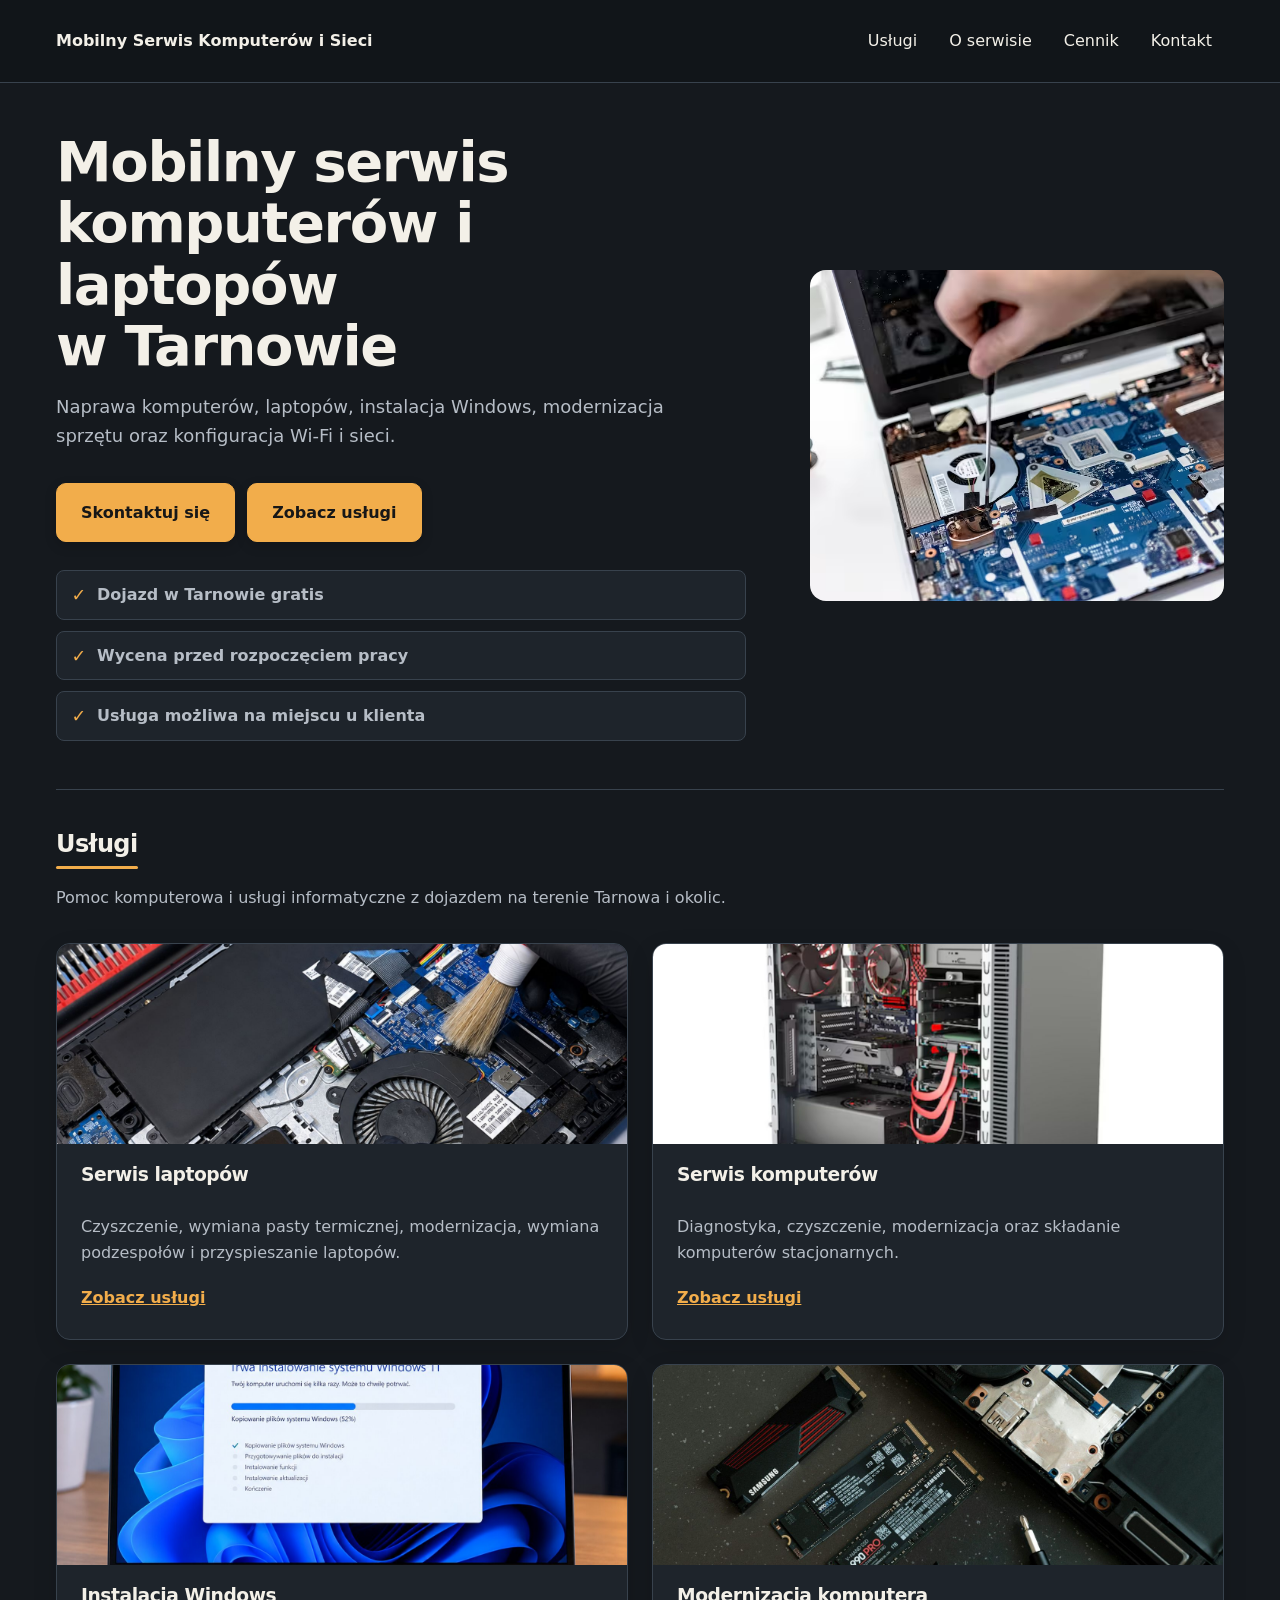
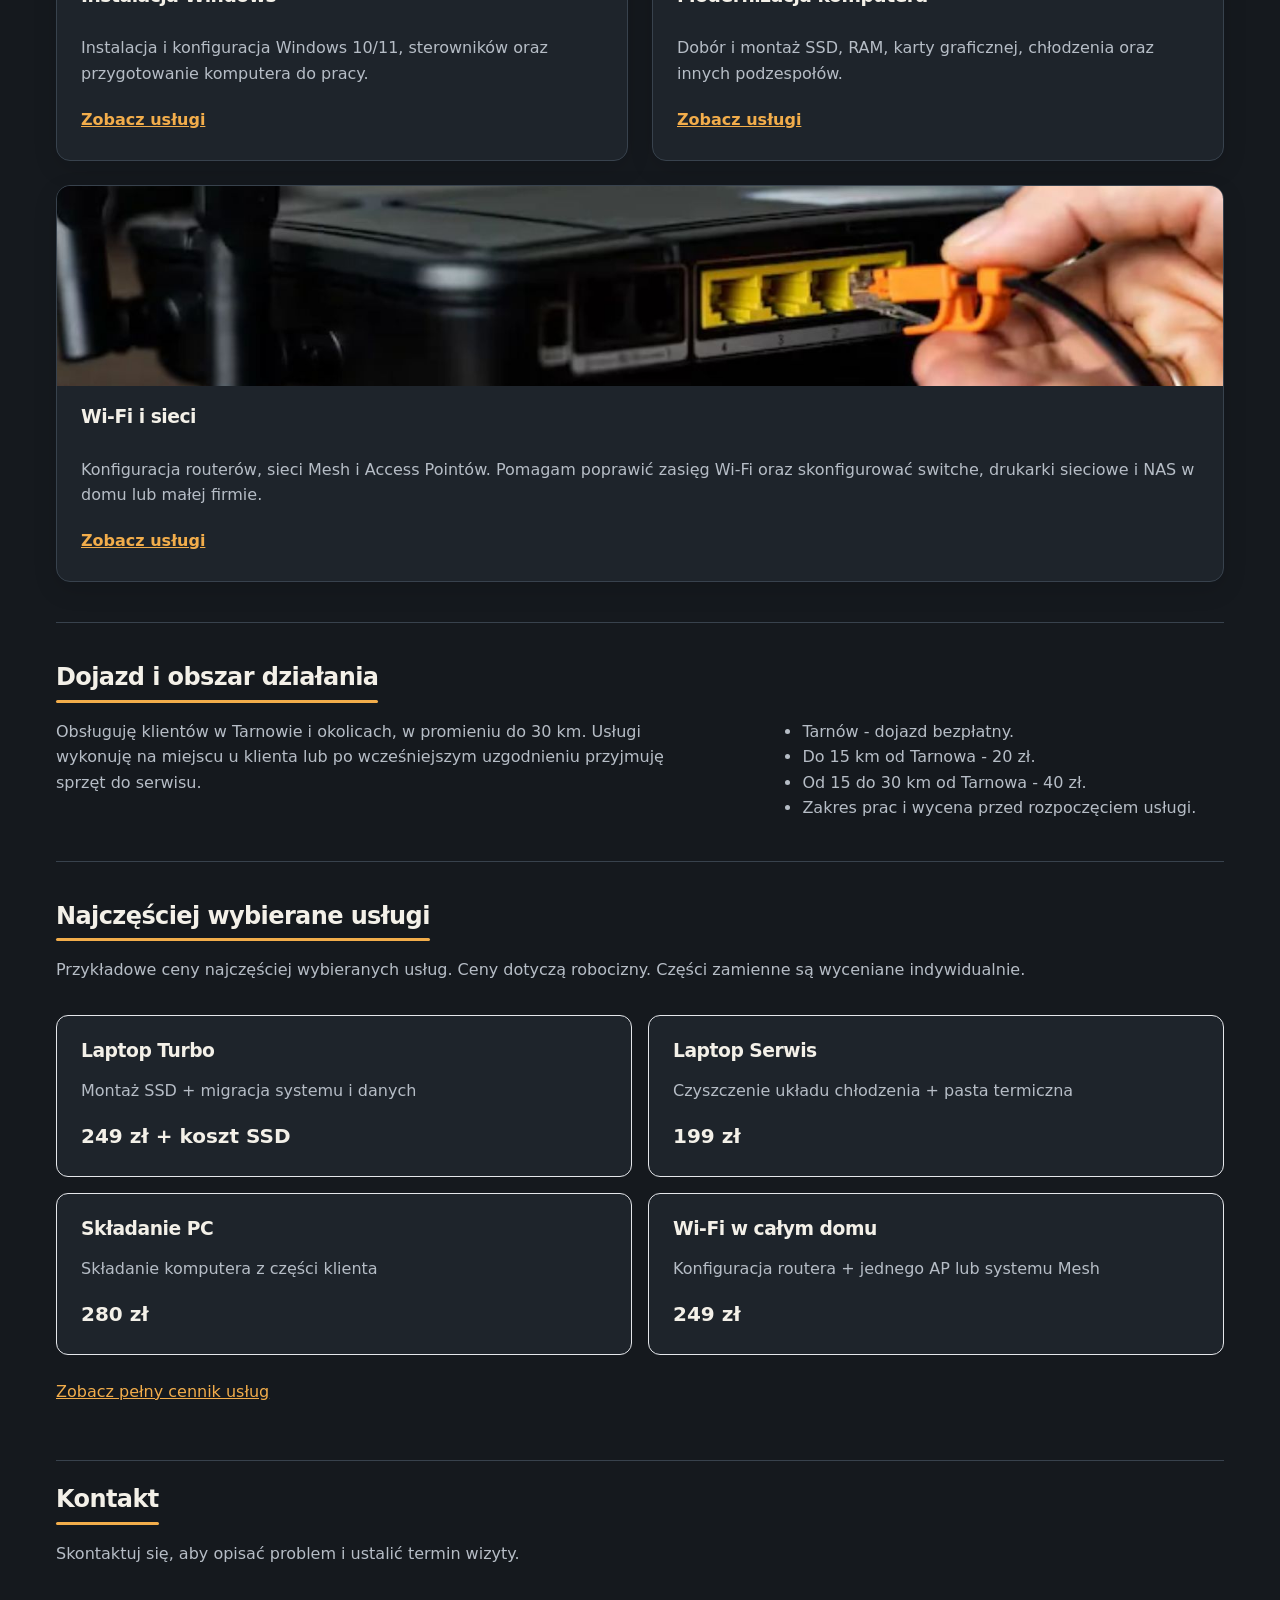
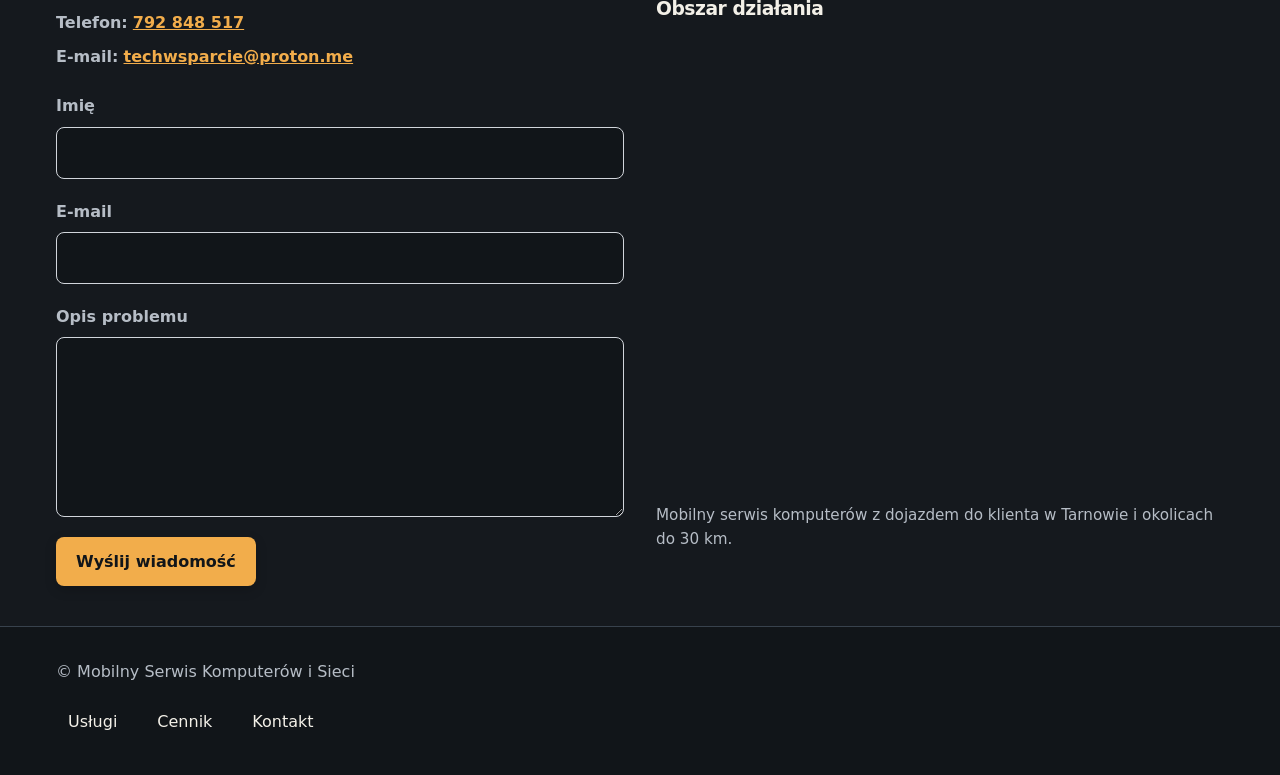
<file: index.html>
<!doctype html>
<html lang="pl">
  <head>
    <meta charset="UTF-8" />
    <meta name="viewport" content="width=device-width, initial-scale=1.0" />

    <title>Mobilny serwis komputerów w Tarnowie | Naprawa laptopów i PC</title>

    <meta
      name="description"
      content="Mobilny serwis komputerów i laptopów w Tarnowie i okolicach. Naprawa, modernizacja, Windows, Wi-Fi i sieci z dojazdem do klienta."
    />

    <link rel="stylesheet" href="css/style.css" />
  </head>

  <body>
    <a href="#main-content" class="skip-link">Przejdź do treści</a>

    <header>
      <nav aria-label="Główna nawigacja">
        <div class="container">
          <a href="./">Mobilny Serwis Komputerów i Sieci</a>

          <ul>
            <li><a href="#uslugi">Usługi</a></li>
            <li><a href="#o-mnie">O serwisie</a></li>
            <li><a href="/cennik">Cennik</a></li>
            <li><a href="#kontakt">Kontakt</a></li>
          </ul>
        </div>
      </nav>
    </header>

    <main id="main-content">
      <div class="container">
        <section id="hero">
          <div class="hero-grid">
            <div class="hero-content">
              <h1>
                Mobilny serwis<br />
                komputerów i laptopów<br />
                w Tarnowie
              </h1>

              <p>
                Naprawa komputerów, laptopów, instalacja Windows, modernizacja
                sprzętu oraz konfiguracja Wi-Fi i sieci.
              </p>

              <div class="hero-actions">
                <a href="#kontakt" class="button button-primary">
                  Skontaktuj się
                </a>

                <a href="#uslugi" class="button button-secondary">
                  Zobacz usługi
                </a>
              </div>

              <ul class="hero-benefits">
                <li>Dojazd w Tarnowie gratis</li>
                <li>Wycena przed rozpoczęciem pracy</li>
                <li>Usługa możliwa na miejscu u klienta</li>
              </ul>
            </div>

            <div class="hero-media">
              <picture>
                <source
                  type="image/avif"
                  srcset="
                    images/serwis-laptopa-tarnow-480.avif  480w,
                    images/serwis-laptopa-tarnow-800.avif  800w,
                    images/serwis-laptopa-tarnow.avif     1600w
                  "
                  sizes="(max-width: 767px) calc(100vw - 2rem), (max-width: 1232px) 45vw, 544px"
                />
                <source
                  type="image/webp"
                  srcset="
                    images/serwis-laptopa-tarnow-480.webp  480w,
                    images/serwis-laptopa-tarnow-800.webp  800w,
                    images/serwis-laptopa-tarnow.webp     1600w
                  "
                  sizes="(max-width: 767px) calc(100vw - 2rem), (max-width: 1232px) 45vw, 544px"
                />
                <img
                  src="images/serwis-laptopa-tarnow.jpg"
                  alt="Serwis laptopa i praca przy jego podzespołach"
                  width="1600"
                  height="1067"
                  fetchpriority="high"
                />
              </picture>
            </div>
          </div>
        </section>

        <section id="uslugi">
          <h2>Usługi</h2>

          <p class="section-intro">
            Pomoc komputerowa i usługi informatyczne z dojazdem na terenie
            Tarnowa i okolic.
          </p>

          <div class="services-grid">
            <article class="service-card">
              <img
                class="service-card-image"
                src="images/serwis-laptopa-czyszczenie.jpg"
                alt="Czyszczenie laptopa podczas serwisu"
                loading="lazy"
                width="800"
                height="600"
              />

              <h3>Serwis laptopów</h3>

              <p>
                Czyszczenie, wymiana pasty termicznej, modernizacja, wymiana
                podzespołów i przyspieszanie laptopów.
              </p>

              <a href="uslugi/serwis-laptopow/"> Zobacz usługi</a>
            </article>

            <article class="service-card">
              <img
                class="service-card-image"
                src="images/serwis-komputera-otwarty.jpg"
                alt="Otwarty komputer stacjonarny podczas serwisu"
                loading="lazy"
                width="800"
                height="600"
              />

              <h3>Serwis komputerów</h3>

              <p>
                Diagnostyka, czyszczenie, modernizacja oraz składanie komputerów
                stacjonarnych.
              </p>

              <a href="uslugi/serwis-komputerow/"> Zobacz usługi</a>
            </article>

            <article class="service-card">
              <img
                class="service-card-image"
                src="images/instalacja-windows.jpg"
                alt="Przygotowanie komputera do pracy"
                loading="lazy"
                width="800"
                height="600"
              />

              <h3>Instalacja Windows</h3>

              <p>
                Instalacja i konfiguracja Windows 10/11, sterowników oraz
                przygotowanie komputera do pracy.
              </p>

              <a href="uslugi/instalacja-windows/"> Zobacz usługi</a>
            </article>

            <article class="service-card">
              <img
                class="service-card-image"
                src="images/modernizacja-ssd.jpg"
                alt="Modernizacja komputera z wykorzystaniem dysku SSD"
                loading="lazy"
                width="800"
                height="600"
              />

              <h3>Modernizacja komputera</h3>

              <p>
                Dobór i montaż SSD, RAM, karty graficznej, chłodzenia oraz
                innych podzespołów.
              </p>

              <a href="uslugi/modernizacja-komputera/"> Zobacz usługi</a>
            </article>

            <article class="service-card">
              <img
                class="service-card-image"
                src="images/sieci-wifi.jpg"
                alt="Sprzęt wykorzystywany do konfiguracji sieci komputerowej"
                loading="lazy"
                width="800"
                height="600"
              />

              <h3>Wi-Fi i sieci</h3>

              <p>
                Konfiguracja routerów, sieci Mesh i Access Pointów. Pomagam
                poprawić zasięg Wi-Fi oraz skonfigurować switche, drukarki
                sieciowe i NAS w domu lub małej firmie.
              </p>

              <a href="uslugi/sieci-wifi/"> Zobacz usługi</a>
            </article>
          </div>
        </section>

        <section id="o-mnie">
          <h2>Dojazd i obszar działania</h2>

          <p>
            Obsługuję klientów w Tarnowie i okolicach, w promieniu do 30 km.
            Usługi wykonuję na miejscu u klienta lub po wcześniejszym
            uzgodnieniu przyjmuję sprzęt do serwisu.
          </p>

          <ul>
            <li>Tarnów - dojazd bezpłatny.</li>
            <li>Do 15 km od Tarnowa - 20 zł.</li>
            <li>Od 15 do 30 km od Tarnowa - 40 zł.</li>
            <li>Zakres prac i wycena przed rozpoczęciem usługi.</li>
          </ul>
        </section>

        <section id="cennik">
          <h2>Najczęściej wybierane usługi</h2>

          <p>
            Przykładowe ceny najczęściej wybieranych usług. Ceny dotyczą
            robocizny. Części zamienne są wyceniane indywidualnie.
          </p>

          <div class="price-list">
            <article class="price-item">
              <h3>Laptop Turbo</h3>
              <p>Montaż SSD + migracja systemu i danych</p>
              <strong>249 zł + koszt SSD</strong>
            </article>

            <article class="price-item">
              <h3>Laptop Serwis</h3>
              <p>Czyszczenie układu chłodzenia + pasta termiczna</p>
              <strong>199 zł</strong>
            </article>

            <article class="price-item">
              <h3>Składanie PC</h3>
              <p>Składanie komputera z części klienta</p>
              <strong>280 zł</strong>
            </article>

            <article class="price-item">
              <h3>Wi-Fi w całym domu</h3>
              <p>Konfiguracja routera + jednego AP lub systemu Mesh</p>
              <strong>249 zł</strong>
            </article>
          </div>

          <p>
            <a href="cennik/">Zobacz pełny cennik usług</a>
          </p>
        </section>

        <section id="kontakt">
          <h2>Kontakt</h2>

          <p>Skontaktuj się, aby opisać problem i ustalić termin wizyty.</p>

          <div class="contact-layout">
            <div class="contact-info">
              <div class="contact-details">
                <p>
                  <strong>Telefon:</strong>
                  <a href="tel:+48792848517">792 848 517</a>
                </p>

                <p>
                  <strong>E-mail:</strong>
                  <a href="mailto:techwsparcie@proton.me"
                    >techwsparcie@proton.me</a
                  >
                </p>
              </div>

              <form action="https://formspree.io/f/xkjorgay" method="post">
                <div>
                  <label for="name">Imię</label>
                  <input
                    type="text"
                    id="name"
                    name="name"
                    autocomplete="name"
                    required
                  />
                </div>

                <div>
                  <label for="email">E-mail</label>
                  <input
                    type="email"
                    id="email"
                    name="email"
                    autocomplete="email"
                    required
                  />
                </div>

                <div>
                  <label for="message">Opis problemu</label>
                  <textarea
                    id="message"
                    name="message"
                    rows="6"
                    required
                  ></textarea>
                </div>

                <button type="submit">Wyślij wiadomość</button>
              </form>
            </div>

            <div class="contact-map">
              <h3>Obszar działania</h3>

              <iframe
                src="https://maps.google.com/maps?q=Tarn%C3%B3w%2C%20Polska&z=12&output=embed"
                title="Mapa Tarnowa i okolic"
                loading="lazy"
                referrerpolicy="no-referrer-when-downgrade"
                allowfullscreen
              >
              </iframe>

              <p>
                Mobilny serwis komputerów z dojazdem do klienta w Tarnowie i
                okolicach do 30 km.
              </p>
            </div>
          </div>
        </section>
      </div>
    </main>

    <footer>
      <div class="container">
        <p>&copy; Mobilny Serwis Komputerów i Sieci</p>

        <nav aria-label="Nawigacja w stopce">
          <ul>
            <li><a href="#uslugi">Usługi</a></li>
            <li><a href="#cennik">Cennik</a></li>
            <li><a href="#kontakt">Kontakt</a></li>
          </ul>
        </nav>
      </div>
    </footer>
  </body>
</html>
</file>
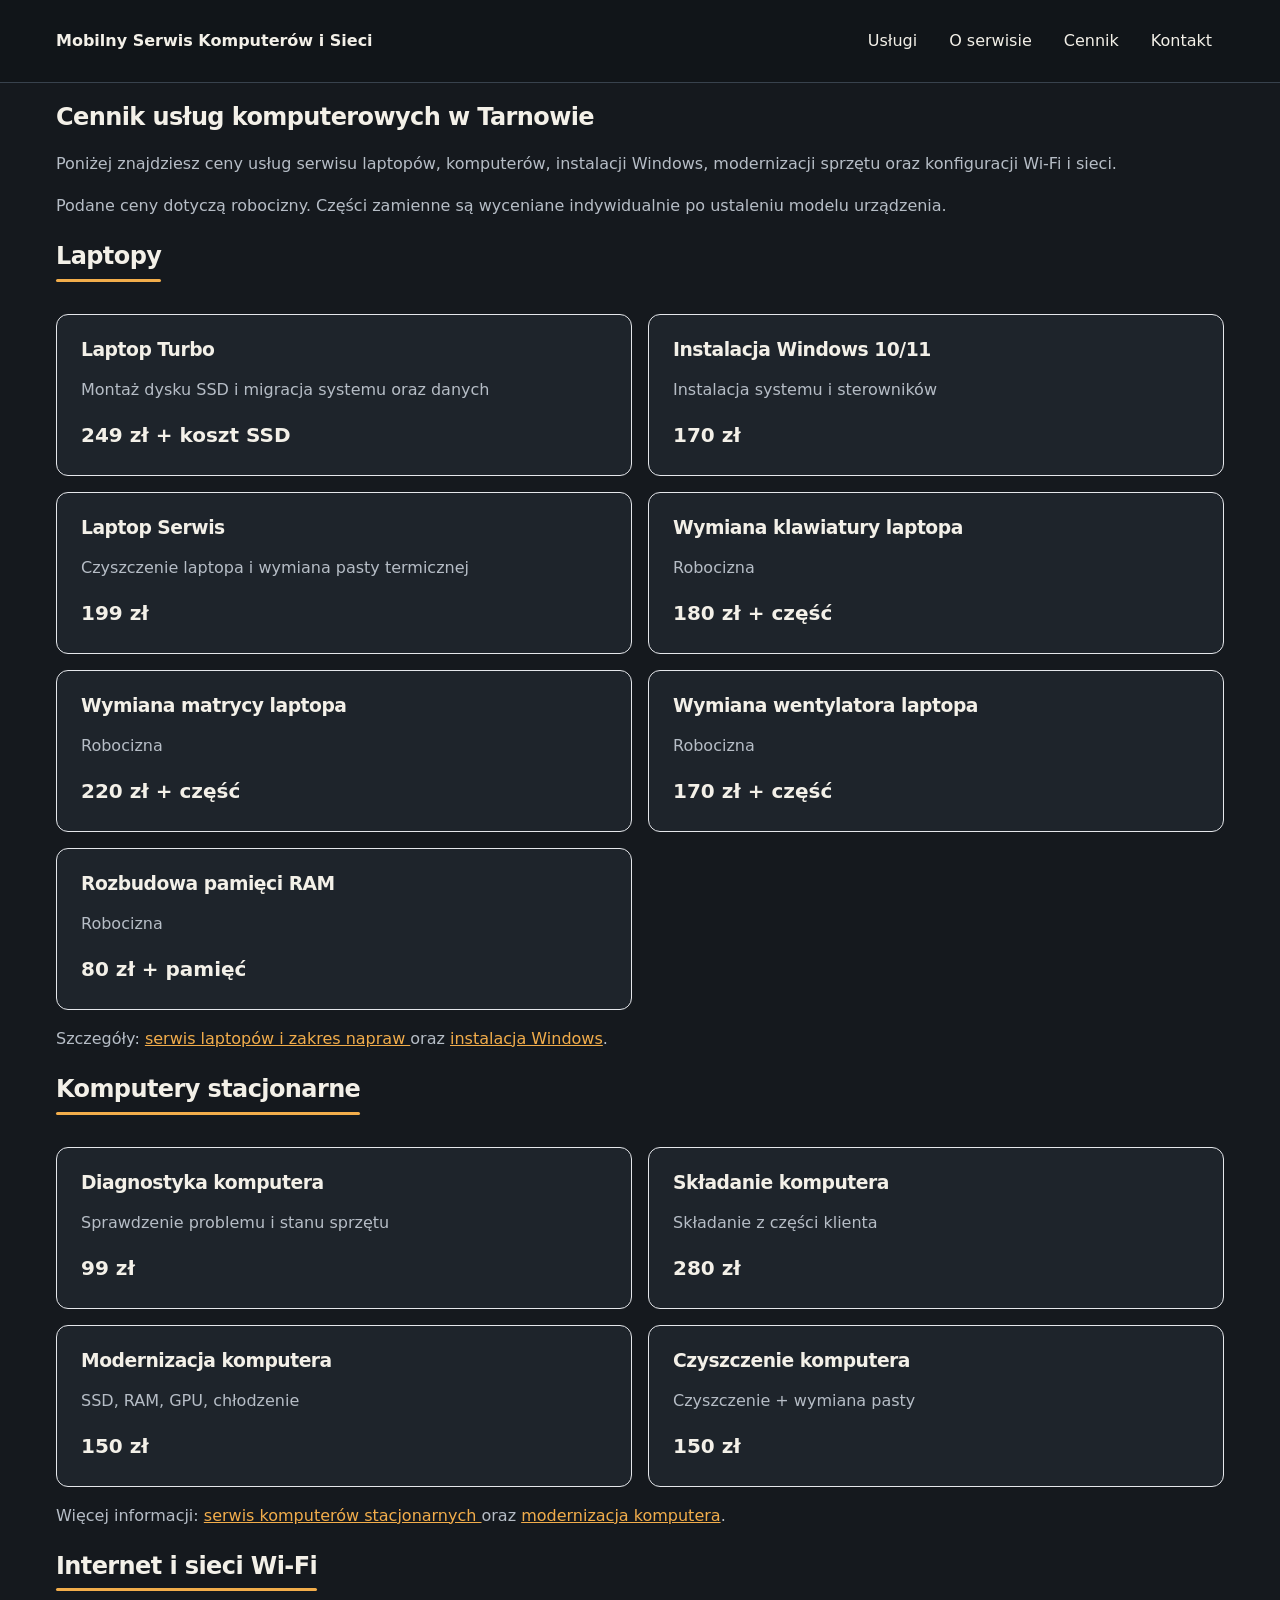
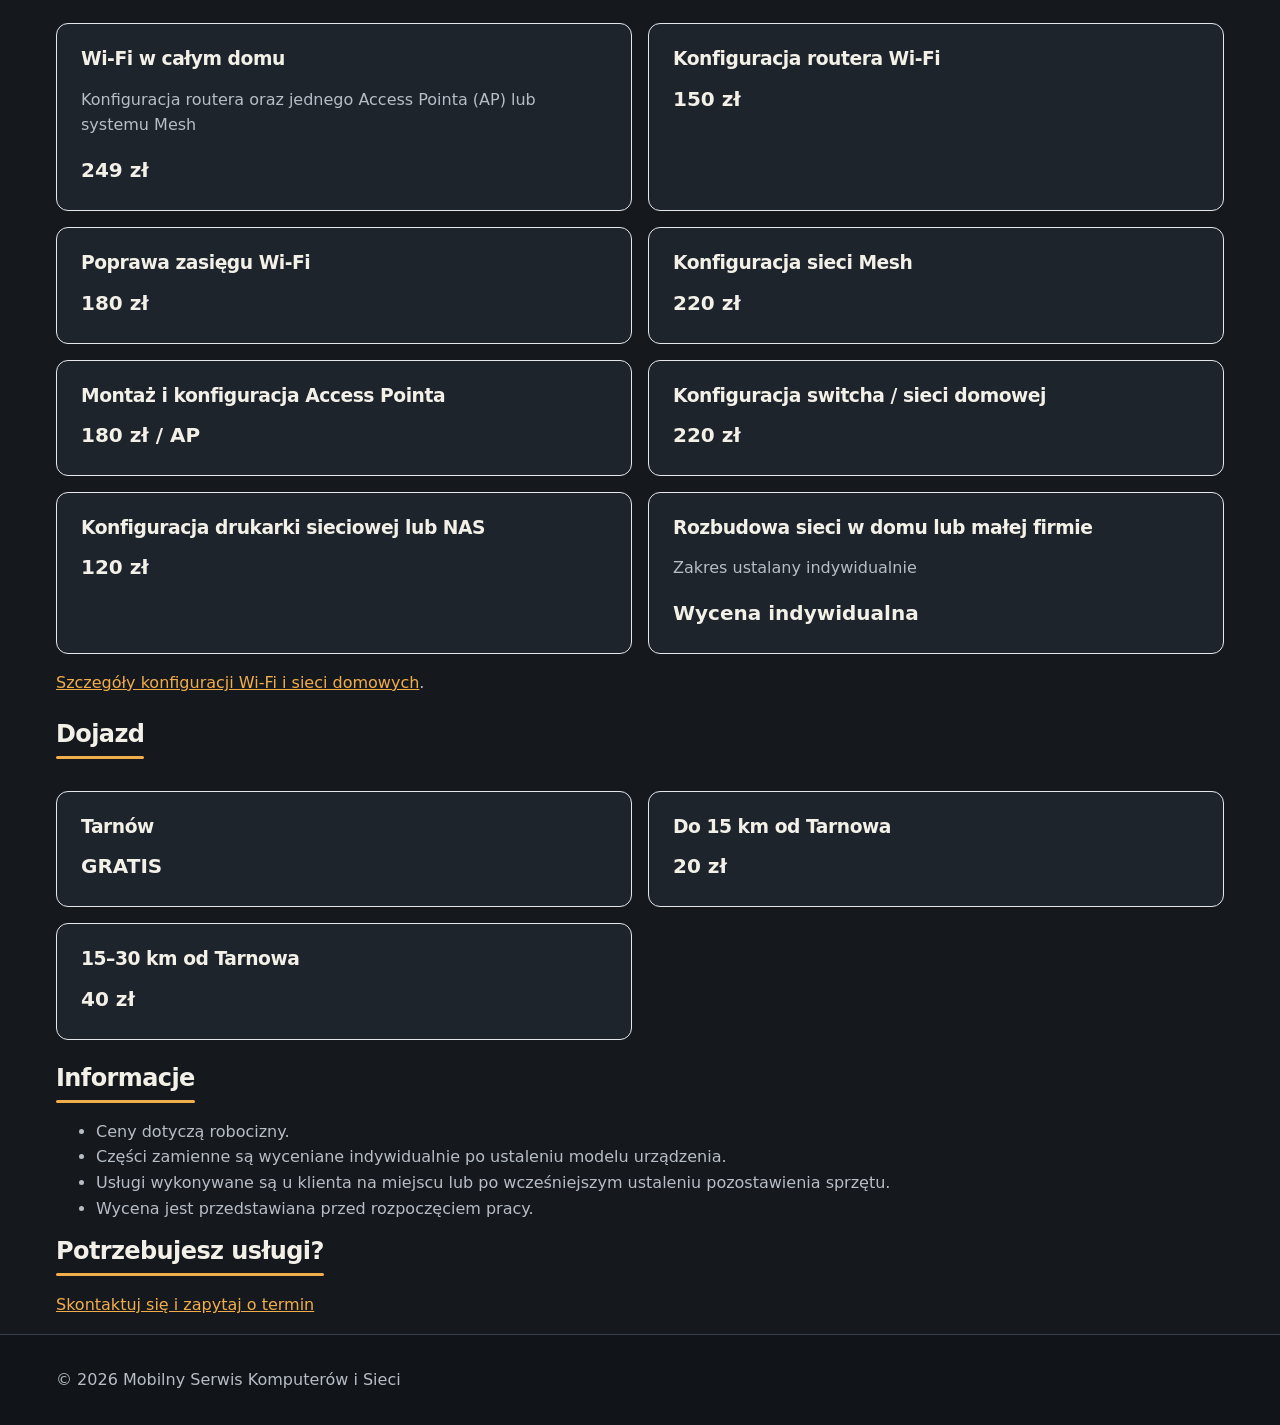
<file: cennik/index.html>
<!doctype html>
<html lang="pl">
  <head>
    <meta charset="UTF-8" />
    <meta name="viewport" content="width=device-width, initial-scale=1.0" />

    <title>Cennik usług komputerowych w Tarnowie | Mobilny serwis</title>

    <meta
      name="description"
      content="Cennik usług komputerowych w Tarnowie i okolicach. Serwis laptopów, komputerów, Windows, modernizacja oraz konfiguracja Wi-Fi i sieci."
    />

    <link rel="stylesheet" href="../css/style.css" />
  </head>

  <body>
    <a href="#main-content" class="skip-link">Przejdź do treści</a>

    <header>
      <nav aria-label="Główna nawigacja">
        <div class="container">
          <a href="../">Mobilny Serwis Komputerów i Sieci</a>

          <ul>
            <li><a href="../#uslugi">Usługi</a></li>
            <li><a href="../#o-mnie">O serwisie</a></li>
            <li><a href="../cennik/">Cennik</a></li>
            <li><a href="../#kontakt">Kontakt</a></li>
          </ul>
        </div>
      </nav>
    </header>

    <main id="main-content">
      <div class="container">
        <section>
          <h1>Cennik usług komputerowych w Tarnowie</h1>

          <p>
            Poniżej znajdziesz ceny usług serwisu laptopów, komputerów,
            instalacji Windows, modernizacji sprzętu oraz konfiguracji Wi-Fi i
            sieci.
          </p>

          <p>
            Podane ceny dotyczą robocizny. Części zamienne są wyceniane
            indywidualnie po ustaleniu modelu urządzenia.
          </p>
        </section>

        <section class="price-section">
          <h2>Laptopy</h2>

          <div class="price-list">
            <article class="price-item">
              <h3>Laptop Turbo</h3>
              <p>Montaż dysku SSD i migracja systemu oraz danych</p>
              <strong>249 zł + koszt SSD</strong>
            </article>

            <article class="price-item">
              <h3>Instalacja Windows 10/11</h3>
              <p>Instalacja systemu i sterowników</p>
              <strong>170 zł</strong>
            </article>

            <article class="price-item">
              <h3>Laptop Serwis</h3>
              <p>Czyszczenie laptopa i wymiana pasty termicznej</p>
              <strong>199 zł</strong>
            </article>

            <article class="price-item">
              <h3>Wymiana klawiatury laptopa</h3>
              <p>Robocizna</p>
              <strong>180 zł + część</strong>
            </article>

            <article class="price-item">
              <h3>Wymiana matrycy laptopa</h3>
              <p>Robocizna</p>
              <strong>220 zł + część</strong>
            </article>

            <article class="price-item">
              <h3>Wymiana wentylatora laptopa</h3>
              <p>Robocizna</p>
              <strong>170 zł + część</strong>
            </article>

            <article class="price-item">
              <h3>Rozbudowa pamięci RAM</h3>
              <p>Robocizna</p>
              <strong>80 zł + pamięć</strong>
            </article>
          </div>
        </section>

        <p>
          Szczegóły:
          <a href="../uslugi/serwis-laptopow/">
            serwis laptopów i zakres napraw
          </a>
          oraz
          <a href="../uslugi/instalacja-windows/"> instalacja Windows</a>.
        </p>

        <section class="price-section">
          <h2>Komputery stacjonarne</h2>

          <div class="price-list">
            <article class="price-item">
              <h3>Diagnostyka komputera</h3>
              <p>Sprawdzenie problemu i stanu sprzętu</p>
              <strong>99 zł</strong>
            </article>

            <article class="price-item">
              <h3>Składanie komputera</h3>
              <p>Składanie z części klienta</p>
              <strong>280 zł</strong>
            </article>

            <article class="price-item">
              <h3>Modernizacja komputera</h3>
              <p>SSD, RAM, GPU, chłodzenie</p>
              <strong>150 zł</strong>
            </article>

            <article class="price-item">
              <h3>Czyszczenie komputera</h3>
              <p>Czyszczenie + wymiana pasty</p>
              <strong>150 zł</strong>
            </article>
          </div>
        </section>

        <p>
          Więcej informacji:
          <a href="../uslugi/serwis-komputerow/">
            serwis komputerów stacjonarnych
          </a>
          oraz
          <a href="../uslugi/modernizacja-komputera/"> modernizacja komputera</a
          >.
        </p>

        <section class="price-section">
          <h2>Internet i sieci Wi-Fi</h2>

          <div class="price-list">
            <article class="price-item">
              <h3>Wi-Fi w całym domu</h3>
              <p>
                Konfiguracja routera oraz jednego Access Pointa (AP) lub systemu
                Mesh
              </p>
              <strong>249 zł</strong>
            </article>

            <article class="price-item">
              <h3>Konfiguracja routera Wi-Fi</h3>
              <strong>150 zł</strong>
            </article>

            <article class="price-item">
              <h3>Poprawa zasięgu Wi-Fi</h3>
              <strong>180 zł</strong>
            </article>

            <article class="price-item">
              <h3>Konfiguracja sieci Mesh</h3>
              <strong>220 zł</strong>
            </article>

            <article class="price-item">
              <h3>Montaż i konfiguracja Access Pointa</h3>
              <strong>180 zł / AP</strong>
            </article>

            <article class="price-item">
              <h3>Konfiguracja switcha / sieci domowej</h3>
              <strong>220 zł</strong>
            </article>

            <article class="price-item">
              <h3>Konfiguracja drukarki sieciowej lub NAS</h3>
              <strong>120 zł</strong>
            </article>

            <article class="price-item">
              <h3>Rozbudowa sieci w domu lub małej firmie</h3>
              <p>Zakres ustalany indywidualnie</p>
              <strong>Wycena indywidualna</strong>
            </article>
          </div>
        </section>

        <p>
          <a href="../uslugi/sieci-wifi/">
            Szczegóły konfiguracji Wi-Fi i sieci domowych</a
          >.
        </p>

        <section class="price-section">
          <h2>Dojazd</h2>

          <div class="price-list">
            <article class="price-item">
              <h3>Tarnów</h3>
              <strong>GRATIS</strong>
            </article>

            <article class="price-item">
              <h3>Do 15 km od Tarnowa</h3>
              <strong>20 zł</strong>
            </article>

            <article class="price-item">
              <h3>15–30 km od Tarnowa</h3>
              <strong>40 zł</strong>
            </article>
          </div>
        </section>

        <section class="price-section">
          <h2>Informacje</h2>

          <ul>
            <li>Ceny dotyczą robocizny.</li>
            <li>
              Części zamienne są wyceniane indywidualnie po ustaleniu modelu
              urządzenia.
            </li>
            <li>
              Usługi wykonywane są u klienta na miejscu lub po wcześniejszym
              ustaleniu pozostawienia sprzętu.
            </li>
            <li>Wycena jest przedstawiana przed rozpoczęciem pracy.</li>
          </ul>
        </section>

        <section>
          <h2>Potrzebujesz usługi?</h2>

          <p>
            <a href="../#kontakt">Skontaktuj się i zapytaj o termin</a>
          </p>
        </section>
      </div>
    </main>

    <footer>
      <div class="container">
        <p>&copy; 2026 Mobilny Serwis Komputerów i Sieci</p>
      </div>
    </footer>
  </body>
</html>
</file>
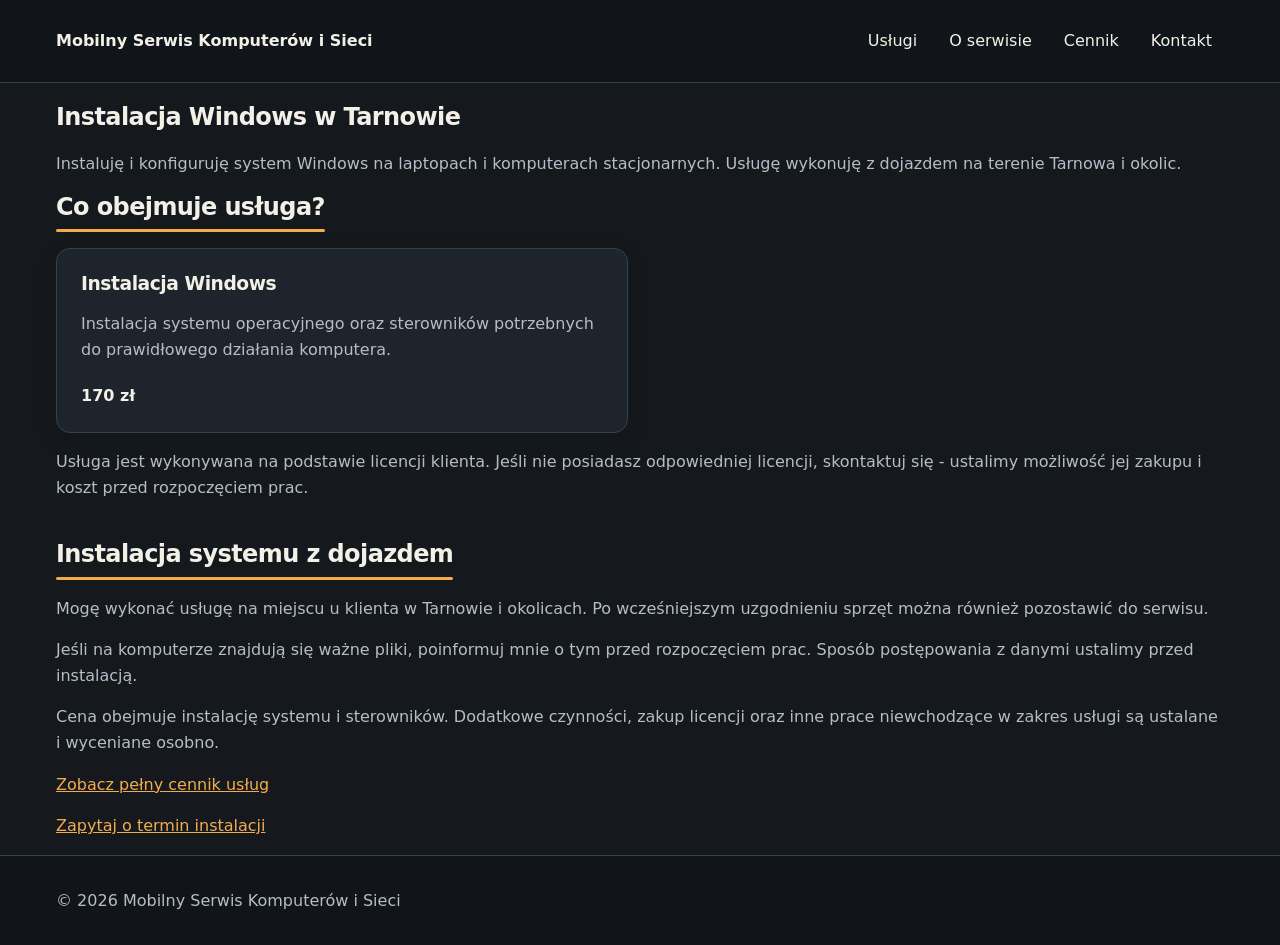
<file: uslugi/instalacja-windows/index.html>
<!doctype html>
<html lang="pl">
  <head>
    <meta charset="UTF-8" />
    <meta name="viewport" content="width=device-width, initial-scale=1.0" />

    <title>Instalacja Windows w Tarnowie | Mobilny serwis komputerowy</title>

    <meta
      name="description"
      content="Instalacja i konfiguracja Windows w Tarnowie i okolicach. Instalacja systemu, sterowników i przygotowanie komputera do pracy."
    />

    <link rel="stylesheet" href="../../css/style.css" />
  </head>

  <body>
    <a href="#main-content" class="skip-link">Przejdź do treści</a>

    <header>
      <nav aria-label="Główna nawigacja">
        <div class="container">
          <a href="../../">Mobilny Serwis Komputerów i Sieci</a>

          <ul>
            <li><a href="../../#uslugi">Usługi</a></li>
            <li><a href="../../#o-mnie">O serwisie</a></li>
            <li><a href="../../#cennik">Cennik</a></li>
            <li><a href="../../#kontakt">Kontakt</a></li>
          </ul>
        </div>
      </nav>
    </header>

    <main id="main-content" class="service-page">
      <div class="container">
        <section>
          <h1>Instalacja Windows w Tarnowie</h1>

          <p>
            Instaluję i konfiguruję system Windows na laptopach i komputerach
            stacjonarnych. Usługę wykonuję z dojazdem na terenie Tarnowa i
            okolic.
          </p>

          <h2>Co obejmuje usługa?</h2>

          <div class="services-grid">
            <article class="service-card">
              <h3>Instalacja Windows</h3>
              <p>
                Instalacja systemu operacyjnego oraz sterowników potrzebnych do
                prawidłowego działania komputera.
              </p>
              <strong>170 zł</strong>
            </article>
          </div>

          <p>
            Usługa jest wykonywana na podstawie licencji klienta. Jeśli nie
            posiadasz odpowiedniej licencji, skontaktuj się - ustalimy możliwość
            jej zakupu i koszt przed rozpoczęciem prac.
          </p>
        </section>

        <section>
          <h2>Instalacja systemu z dojazdem</h2>

          <p>
            Mogę wykonać usługę na miejscu u klienta w Tarnowie i okolicach. Po
            wcześniejszym uzgodnieniu sprzęt można również pozostawić do
            serwisu.
          </p>

          <p>
            Jeśli na komputerze znajdują się ważne pliki, poinformuj mnie o tym
            przed rozpoczęciem prac. Sposób postępowania z danymi ustalimy przed
            instalacją.
          </p>

          <p>
            Cena obejmuje instalację systemu i sterowników. Dodatkowe czynności,
            zakup licencji oraz inne prace niewchodzące w zakres usługi są
            ustalane i wyceniane osobno.
          </p>

          <p>
            <a href="../../cennik/">Zobacz pełny cennik usług</a>
          </p>

          <p>
            <a href="../../index.html#kontakt">Zapytaj o termin instalacji</a>
          </p>
        </section>
      </div>
    </main>

    <footer>
      <div class="container">
        <p>&copy; 2026 Mobilny Serwis Komputerów i Sieci</p>
      </div>
    </footer>
  </body>
</html>
</file>
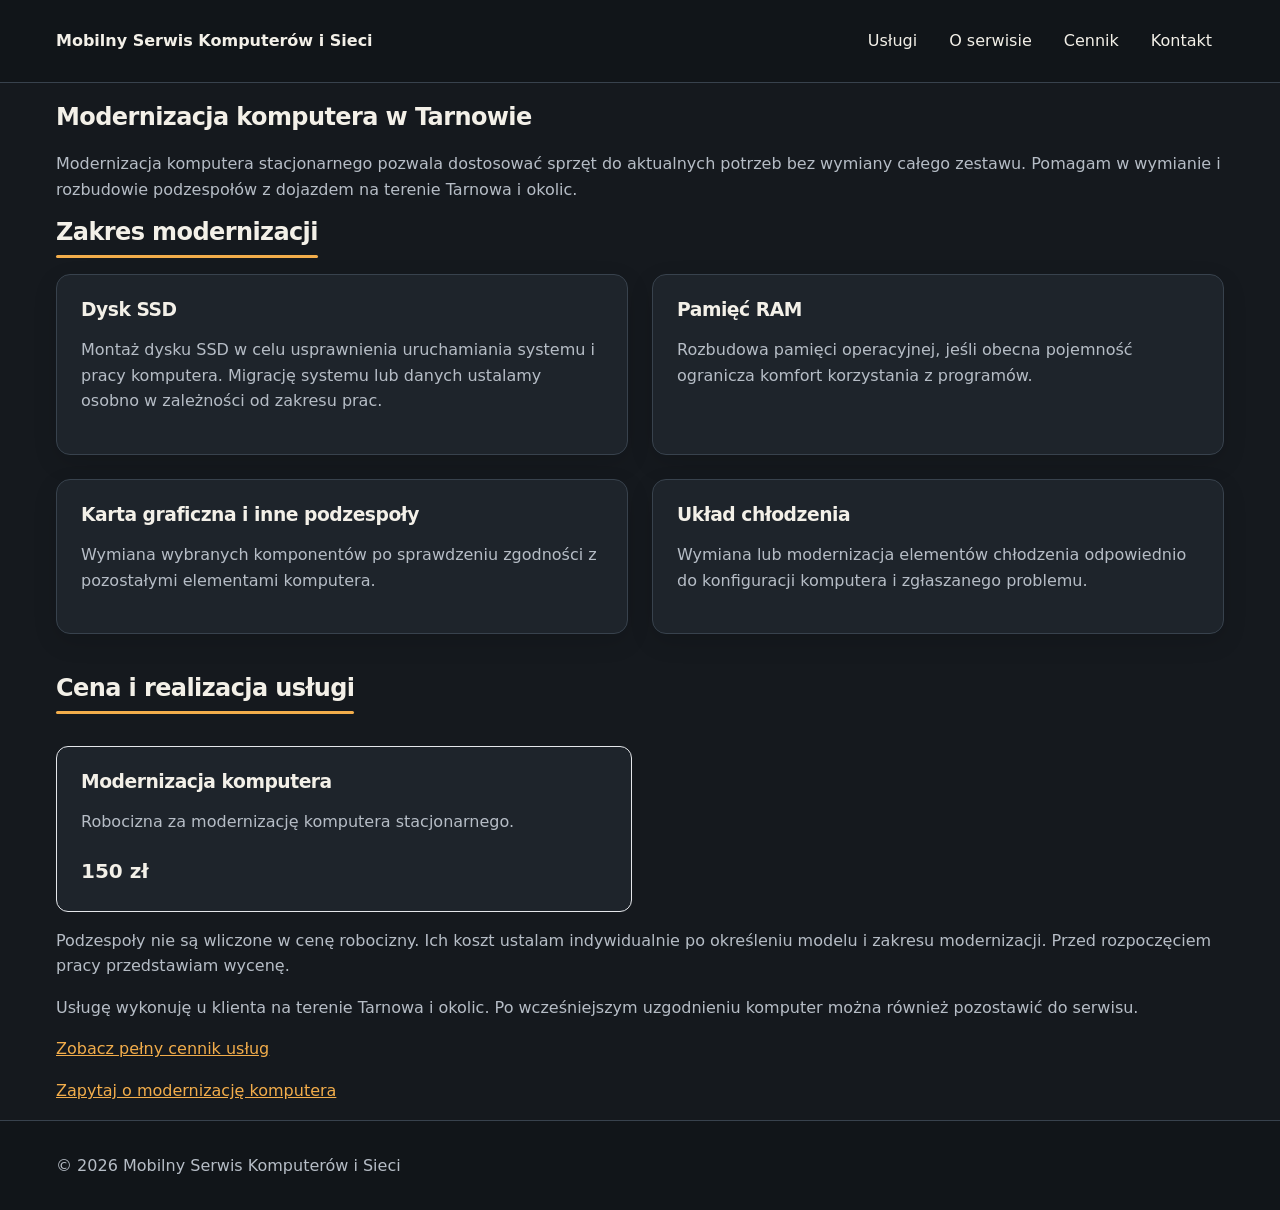
<file: uslugi/modernizacja-komputera/index.html>
<!doctype html>
<html lang="pl">
  <head>
    <meta charset="UTF-8" />
    <meta name="viewport" content="width=device-width, initial-scale=1.0" />

    <title>
      Modernizacja komputera w Tarnowie | Mobilny serwis komputerowy
    </title>

    <meta
      name="description"
      content="Modernizacja komputerów w Tarnowie i okolicach. Wymiana SSD, rozbudowa RAM, karty graficznej i chłodzenia. Robocizna 150 zł."
    />

    <link rel="stylesheet" href="../../css/style.css" />
  </head>

  <body>
    <a href="#main-content" class="skip-link">Przejdź do treści</a>

    <header>
      <nav aria-label="Główna nawigacja">
        <div class="container">
          <a href="../../">Mobilny Serwis Komputerów i Sieci</a>

          <ul>
            <li><a href="../../#uslugi">Usługi</a></li>
            <li><a href="../../#o-mnie">O serwisie</a></li>
            <li><a href="../../#cennik">Cennik</a></li>
            <li><a href="../../#kontakt">Kontakt</a></li>
          </ul>
        </div>
      </nav>
    </header>

    <main id="main-content" class="service-page">
      <div class="container">
        <section>
          <h1>Modernizacja komputera w Tarnowie</h1>

          <p>
            Modernizacja komputera stacjonarnego pozwala dostosować sprzęt do
            aktualnych potrzeb bez wymiany całego zestawu. Pomagam w wymianie i
            rozbudowie podzespołów z dojazdem na terenie Tarnowa i okolic.
          </p>

          <h2>Zakres modernizacji</h2>

          <div class="services-grid">
            <article class="service-card">
              <h3>Dysk SSD</h3>
              <p>
                Montaż dysku SSD w celu usprawnienia uruchamiania systemu i
                pracy komputera. Migrację systemu lub danych ustalamy osobno w
                zależności od zakresu prac.
              </p>
            </article>

            <article class="service-card">
              <h3>Pamięć RAM</h3>
              <p>
                Rozbudowa pamięci operacyjnej, jeśli obecna pojemność ogranicza
                komfort korzystania z programów.
              </p>
            </article>

            <article class="service-card">
              <h3>Karta graficzna i inne podzespoły</h3>
              <p>
                Wymiana wybranych komponentów po sprawdzeniu zgodności z
                pozostałymi elementami komputera.
              </p>
            </article>

            <article class="service-card">
              <h3>Układ chłodzenia</h3>
              <p>
                Wymiana lub modernizacja elementów chłodzenia odpowiednio do
                konfiguracji komputera i zgłaszanego problemu.
              </p>
            </article>
          </div>
        </section>

        <section>
          <h2>Cena i realizacja usługi</h2>

          <div class="price-list">
            <article class="price-item">
              <h3>Modernizacja komputera</h3>
              <p>Robocizna za modernizację komputera stacjonarnego.</p>
              <strong>150 zł</strong>
            </article>
          </div>

          <p>
            Podzespoły nie są wliczone w cenę robocizny. Ich koszt ustalam
            indywidualnie po określeniu modelu i zakresu modernizacji. Przed
            rozpoczęciem pracy przedstawiam wycenę.
          </p>

          <p>
            Usługę wykonuję u klienta na terenie Tarnowa i okolic. Po
            wcześniejszym uzgodnieniu komputer można również pozostawić do
            serwisu.
          </p>

          <p>
            <a href="../../cennik/">Zobacz pełny cennik usług</a>
          </p>

          <p>
            <a href="../../index.html#kontakt">
              Zapytaj o modernizację komputera
            </a>
          </p>
        </section>
      </div>
    </main>

    <footer>
      <div class="container">
        <p>&copy; 2026 Mobilny Serwis Komputerów i Sieci</p>
      </div>
    </footer>
  </body>
</html>
</file>
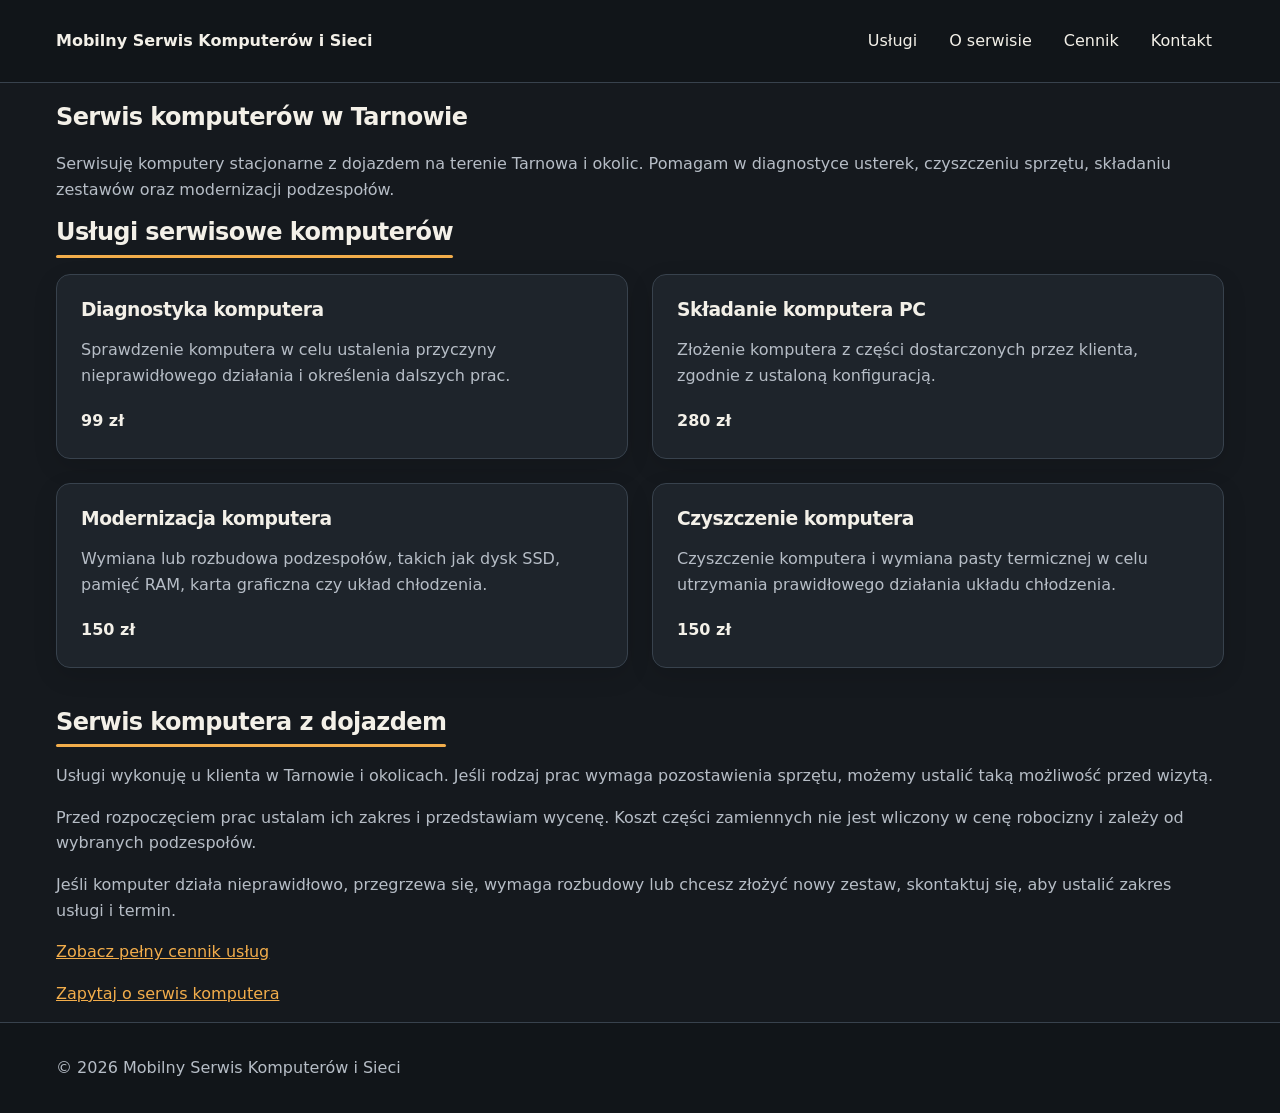
<file: uslugi/serwis-komputerow/index.html>
<!doctype html>
<html lang="pl">
  <head>
    <meta charset="UTF-8" />
    <meta name="viewport" content="width=device-width, initial-scale=1.0" />

    <title>Serwis komputerów w Tarnowie | Mobilny serwis komputerowy</title>

    <meta
      name="description"
      content="Serwis komputerów stacjonarnych w Tarnowie i okolicach. Diagnostyka usterek, czyszczenie, składanie PC i modernizacja podzespołów z dojazdem."
    />

    <link rel="stylesheet" href="../../css/style.css" />
  </head>

  <body>
    <a href="#main-content" class="skip-link">Przejdź do treści</a>

    <header>
      <nav aria-label="Główna nawigacja">
        <div class="container">
          <a href="../../">Mobilny Serwis Komputerów i Sieci</a>

          <ul>
            <li><a href="../../#uslugi">Usługi</a></li>
            <li><a href="../../#o-mnie">O serwisie</a></li>
            <li><a href="../../#cennik">Cennik</a></li>
            <li><a href="../../#kontakt">Kontakt</a></li>
          </ul>
        </div>
      </nav>
    </header>

    <main id="main-content" class="service-page">
      <div class="container">
        <section>
          <h1>Serwis komputerów w Tarnowie</h1>

          <p>
            Serwisuję komputery stacjonarne z dojazdem na terenie Tarnowa i
            okolic. Pomagam w diagnostyce usterek, czyszczeniu sprzętu,
            składaniu zestawów oraz modernizacji podzespołów.
          </p>

          <h2>Usługi serwisowe komputerów</h2>

          <div class="services-grid">
            <article class="service-card">
              <h3>Diagnostyka komputera</h3>
              <p>
                Sprawdzenie komputera w celu ustalenia przyczyny nieprawidłowego
                działania i określenia dalszych prac.
              </p>
              <strong>99 zł</strong>
            </article>

            <article class="service-card">
              <h3>Składanie komputera PC</h3>
              <p>
                Złożenie komputera z części dostarczonych przez klienta, zgodnie
                z ustaloną konfiguracją.
              </p>
              <strong>280 zł</strong>
            </article>

            <article class="service-card">
              <h3>Modernizacja komputera</h3>
              <p>
                Wymiana lub rozbudowa podzespołów, takich jak dysk SSD, pamięć
                RAM, karta graficzna czy układ chłodzenia.
              </p>
              <strong>150 zł</strong>
            </article>

            <article class="service-card">
              <h3>Czyszczenie komputera</h3>
              <p>
                Czyszczenie komputera i wymiana pasty termicznej w celu
                utrzymania prawidłowego działania układu chłodzenia.
              </p>
              <strong>150 zł</strong>
            </article>
          </div>
        </section>

        <section>
          <h2>Serwis komputera z dojazdem</h2>

          <p>
            Usługi wykonuję u klienta w Tarnowie i okolicach. Jeśli rodzaj prac
            wymaga pozostawienia sprzętu, możemy ustalić taką możliwość przed
            wizytą.
          </p>

          <p>
            Przed rozpoczęciem prac ustalam ich zakres i przedstawiam wycenę.
            Koszt części zamiennych nie jest wliczony w cenę robocizny i zależy
            od wybranych podzespołów.
          </p>

          <p>
            Jeśli komputer działa nieprawidłowo, przegrzewa się, wymaga
            rozbudowy lub chcesz złożyć nowy zestaw, skontaktuj się, aby ustalić
            zakres usługi i termin.
          </p>

          <p>
            <a href="../../cennik/">Zobacz pełny cennik usług</a>
          </p>

          <p>
            <a href="../../index.html#kontakt"> Zapytaj o serwis komputera </a>
          </p>
        </section>
      </div>
    </main>

    <footer>
      <div class="container">
        <p>&copy; 2026 Mobilny Serwis Komputerów i Sieci</p>
      </div>
    </footer>
  </body>
</html>
</file>
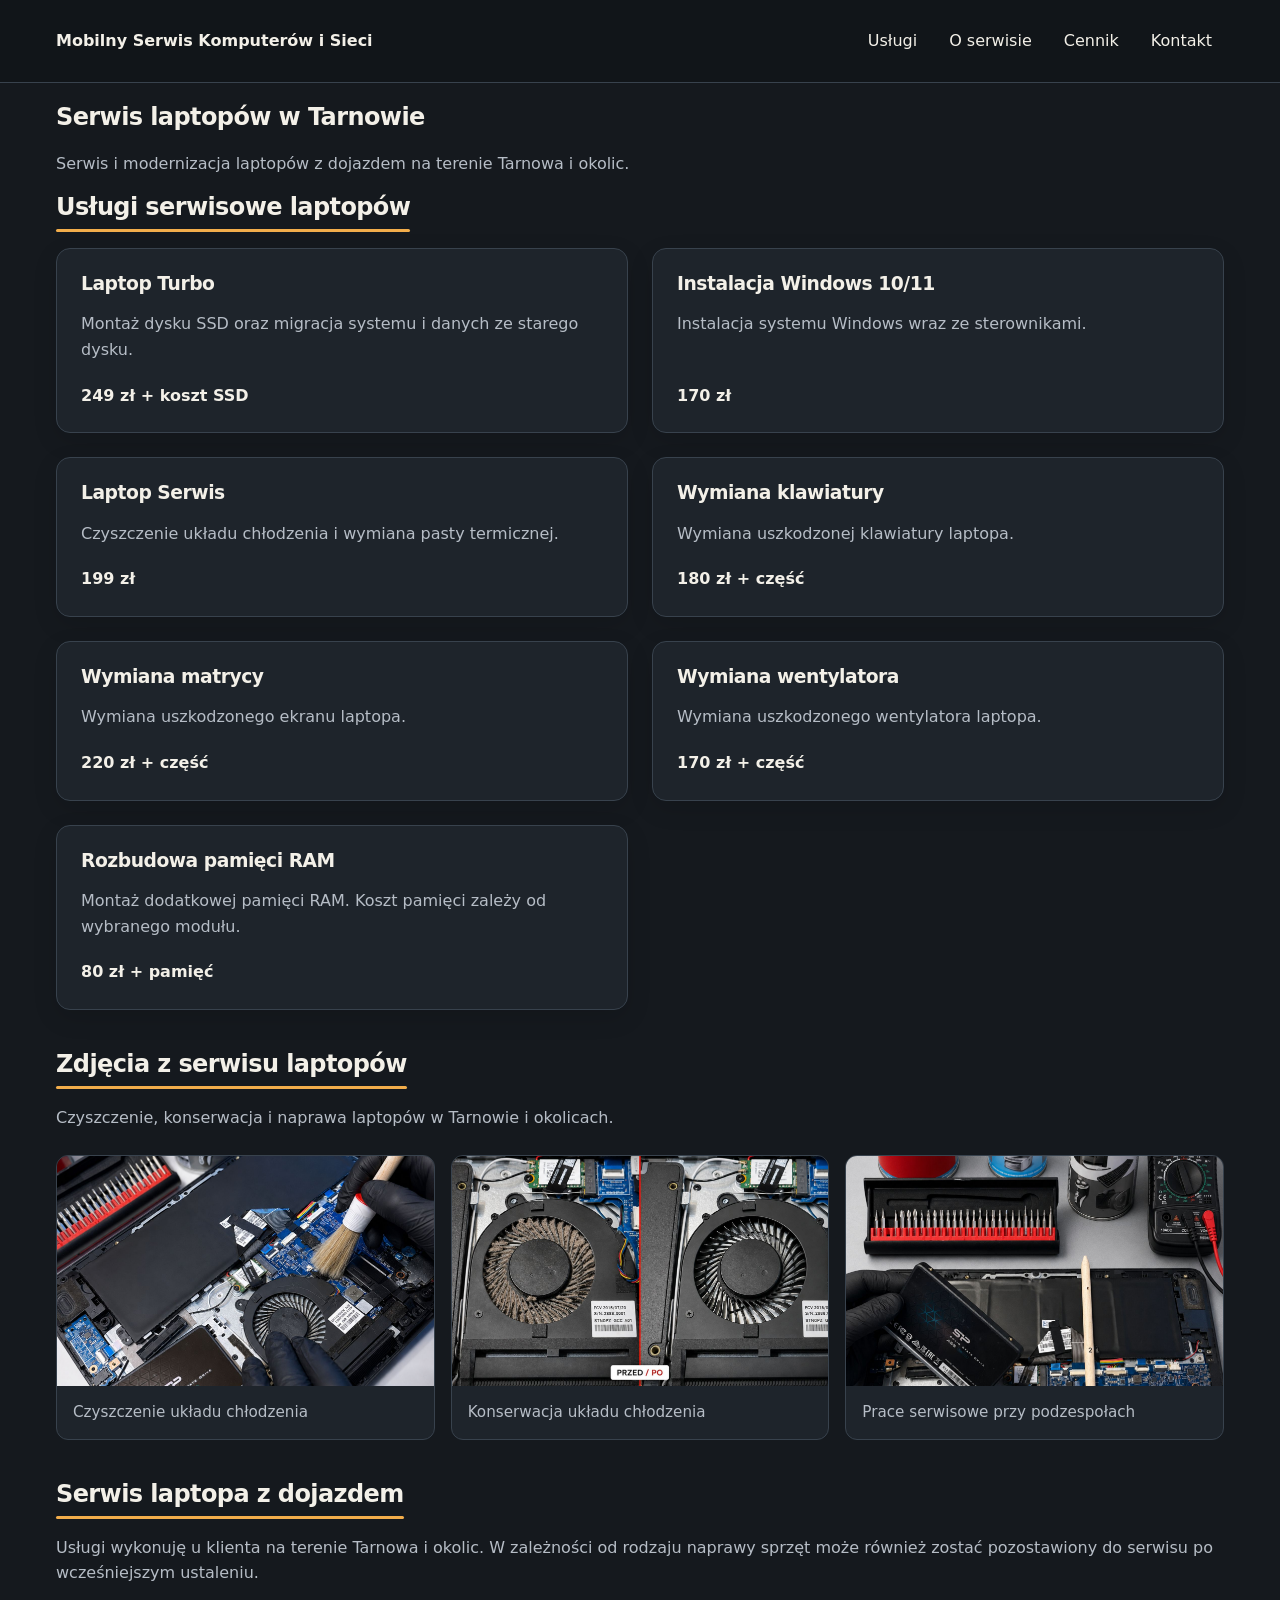
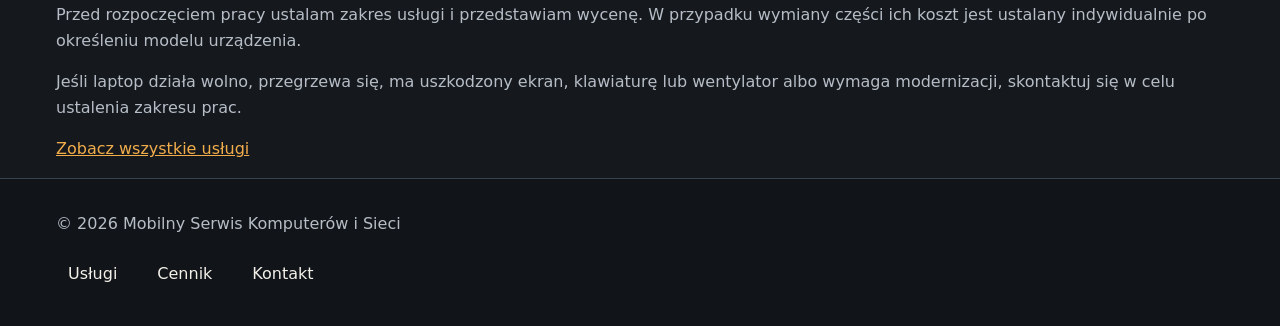
<file: uslugi/serwis-laptopow/index.html>
<!doctype html>
<html lang="pl">
  <head>
    <meta charset="UTF-8" />
    <meta name="viewport" content="width=device-width, initial-scale=1.0" />

    <title>Serwis laptopów w Tarnowie | Mobilny serwis komputerowy</title>

    <meta
      name="description"
      content="Serwis laptopów w Tarnowie i okolicach. Czyszczenie, modernizacja, wymiana podzespołów, SSD, RAM i diagnostyka laptopów."
    />

    <link rel="stylesheet" href="../../css/style.css" />
  </head>

  <body>
    <a href="#main-content" class="skip-link">Przejdź do treści</a>

    <header>
      <nav aria-label="Główna nawigacja">
        <div class="container">
          <a href="../../">Mobilny Serwis Komputerów i Sieci</a>

          <ul>
            <li><a href="../../#uslugi">Usługi</a></li>
            <li><a href="../../#o-mnie">O serwisie</a></li>
            <li><a href="../../#cennik">Cennik</a></li>
            <li><a href="../../#kontakt">Kontakt</a></li>
          </ul>
        </div>
      </nav>
    </header>

    <main id="main-content" class="service-page">
      <div class="container">
        <section>
          <h1>Serwis laptopów w Tarnowie</h1>

          <p>
            Serwis i modernizacja laptopów z dojazdem na terenie Tarnowa i
            okolic.
          </p>

          <h2>Usługi serwisowe laptopów</h2>

          <div class="services-grid">
            <article class="service-card">
              <h3>Laptop Turbo</h3>
              <p>
                Montaż dysku SSD oraz migracja systemu i danych ze starego
                dysku.
              </p>
              <strong>249 zł + koszt SSD</strong>
            </article>

            <article class="service-card">
              <h3>Instalacja Windows 10/11</h3>
              <p>Instalacja systemu Windows wraz ze sterownikami.</p>
              <strong>170 zł</strong>
            </article>

            <article class="service-card">
              <h3>Laptop Serwis</h3>
              <p>Czyszczenie układu chłodzenia i wymiana pasty termicznej.</p>
              <strong>199 zł</strong>
            </article>

            <article class="service-card">
              <h3>Wymiana klawiatury</h3>
              <p>Wymiana uszkodzonej klawiatury laptopa.</p>
              <strong>180 zł + część</strong>
            </article>

            <article class="service-card">
              <h3>Wymiana matrycy</h3>
              <p>Wymiana uszkodzonego ekranu laptopa.</p>
              <strong>220 zł + część</strong>
            </article>

            <article class="service-card">
              <h3>Wymiana wentylatora</h3>
              <p>Wymiana uszkodzonego wentylatora laptopa.</p>
              <strong>170 zł + część</strong>
            </article>

            <article class="service-card">
              <h3>Rozbudowa pamięci RAM</h3>
              <p>
                Montaż dodatkowej pamięci RAM. Koszt pamięci zależy od wybranego
                modułu.
              </p>
              <strong>80 zł + pamięć</strong>
            </article>
          </div>
        </section>

        <section
          class="service-gallery"
          aria-labelledby="service-gallery-title"
        >
          <h2 id="service-gallery-title">Zdjęcia z serwisu laptopów</h2>
          <p class="service-gallery-intro">
            Czyszczenie, konserwacja i naprawa laptopów w Tarnowie i okolicach.
          </p>

          <div class="service-gallery-grid">
            <figure>
              <img
                src="../../images/serwis-laptopow/czyszczenie-chlodzenia-laptopa-tarnow.jpg"
                alt="Czyszczenie układu chłodzenia laptopa"
                loading="lazy"
              />
              <figcaption>Czyszczenie układu chłodzenia</figcaption>
            </figure>

            <figure>
              <img
                src="../../images/serwis-laptopow/serwis-ukladu-chlodzenia-laptopa.jpg"
                alt="Układ chłodzenia laptopa podczas serwisu"
                loading="lazy"
              />
              <figcaption>Konserwacja układu chłodzenia</figcaption>
            </figure>

            <figure>
              <img
                src="../../images/serwis-laptopow/naprawa-wnetrza-laptopa-tarnow.jpg"
                alt="Wnętrze laptopa podczas prac serwisowych"
                loading="lazy"
              />
              <figcaption>Prace serwisowe przy podzespołach</figcaption>
            </figure>
          </div>
        </section>

        <section>
          <h2>Serwis laptopa z dojazdem</h2>

          <p>
            Usługi wykonuję u klienta na terenie Tarnowa i okolic. W zależności
            od rodzaju naprawy sprzęt może również zostać pozostawiony do
            serwisu po wcześniejszym ustaleniu.
          </p>

          <p>
            Przed rozpoczęciem pracy ustalam zakres usługi i przedstawiam
            wycenę. W przypadku wymiany części ich koszt jest ustalany
            indywidualnie po określeniu modelu urządzenia.
          </p>

          <p>
            Jeśli laptop działa wolno, przegrzewa się, ma uszkodzony ekran,
            klawiaturę lub wentylator albo wymaga modernizacji, skontaktuj się w
            celu ustalenia zakresu prac.
          </p>

          <p>
            <a href="../../index.html#uslugi">Zobacz wszystkie usługi</a>
          </p>
        </section>
      </div>
    </main>

    <footer>
      <div class="container">
        <p>&copy; 2026 Mobilny Serwis Komputerów i Sieci</p>

        <nav aria-label="Nawigacja w stopce">
          <ul>
            <li><a href="../../#uslugi">Usługi</a></li>
            <li><a href="../../cennik/">Cennik</a></li>
            <li><a href="../../#kontakt">Kontakt</a></li>
          </ul>
        </nav>
      </div>
    </footer>
  </body>
</html>
</file>
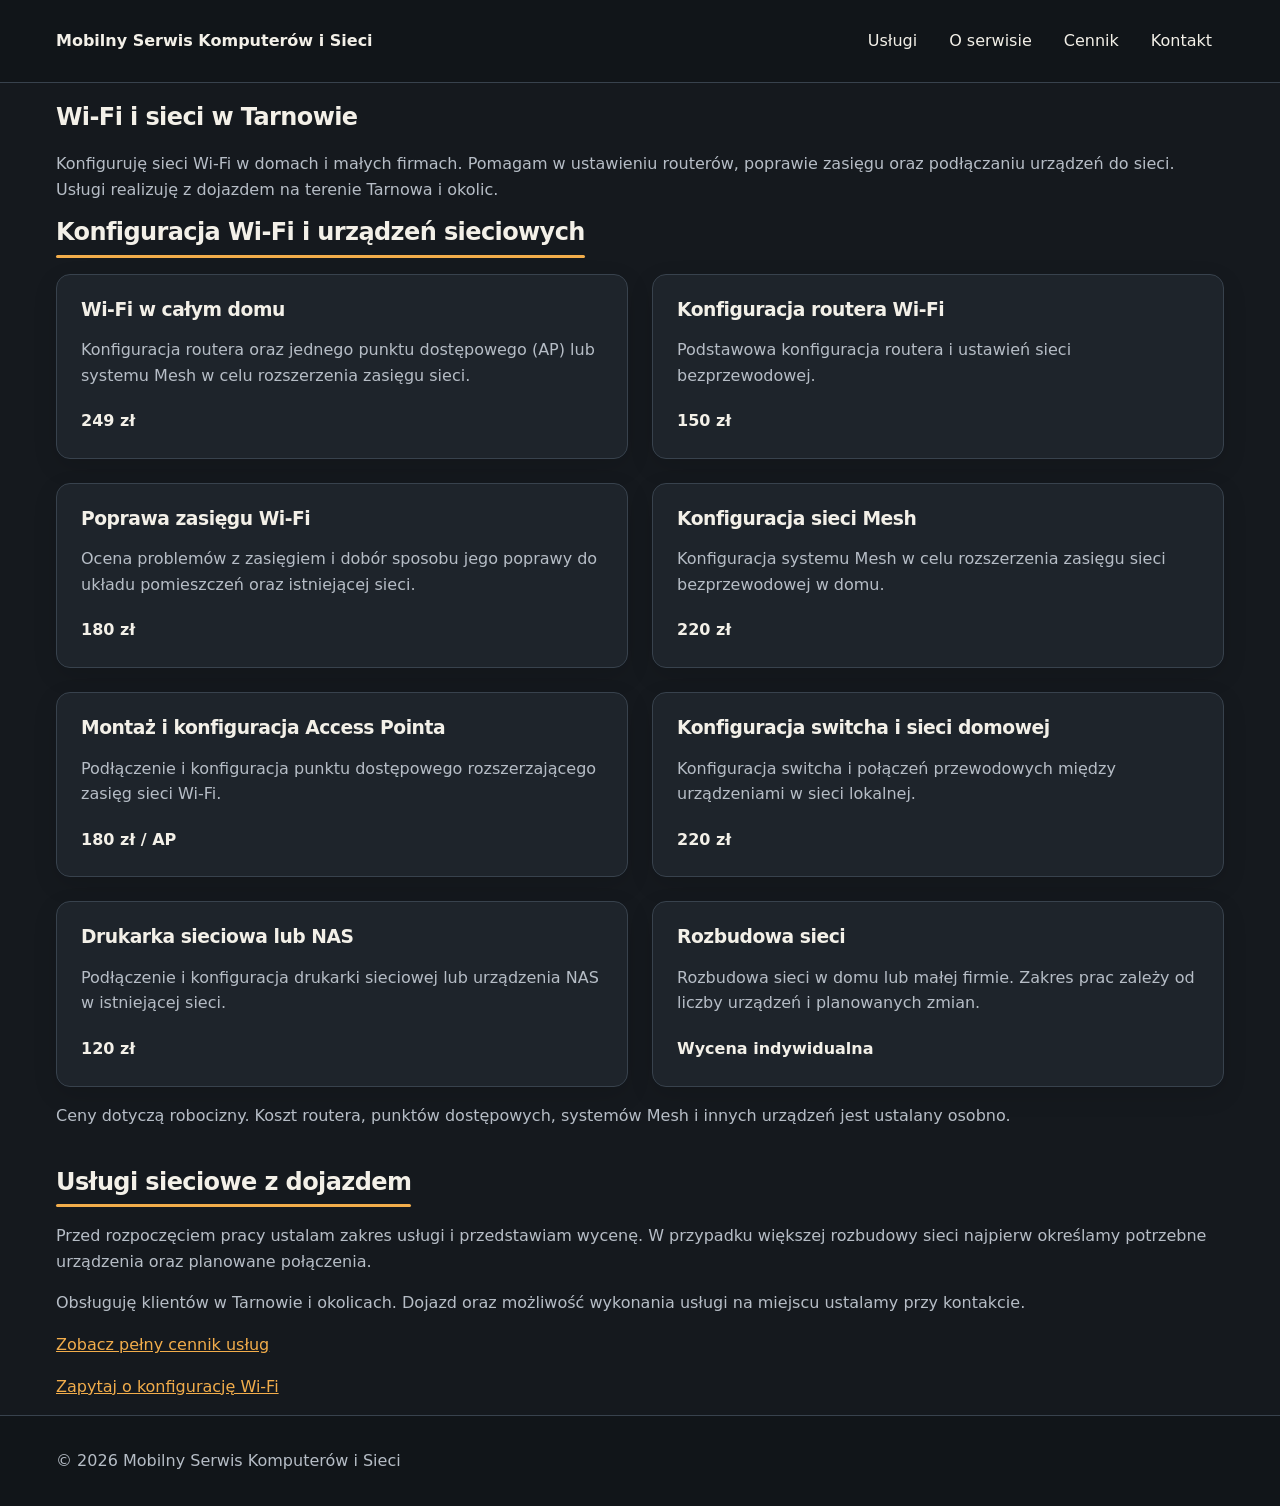
<file: uslugi/sieci-wifi/index.html>
<!doctype html>
<html lang="pl">
  <head>
    <meta charset="UTF-8" />
    <meta name="viewport" content="width=device-width, initial-scale=1.0" />

    <title>Wi-Fi i sieci w Tarnowie | Mobilny serwis komputerowy</title>

    <meta
      name="description"
      content="Konfiguracja Wi-Fi i sieci w Tarnowie i okolicach. Routery, Mesh, Access Pointy, sieci domowe i małych firm. Dojazd do klienta."
    />

    <link rel="stylesheet" href="../../css/style.css" />
  </head>

  <body>
    <a href="#main-content" class="skip-link">Przejdź do treści</a>

    <header>
      <nav aria-label="Główna nawigacja">
        <div class="container">
          <a href="../../">Mobilny Serwis Komputerów i Sieci</a>

          <ul>
            <li><a href="../../#uslugi">Usługi</a></li>
            <li><a href="../../#o-mnie">O serwisie</a></li>
            <li><a href="../../#cennik">Cennik</a></li>
            <li><a href="../../#kontakt">Kontakt</a></li>
          </ul>
        </div>
      </nav>
    </header>

    <main id="main-content" class="service-page">
      <div class="container">
        <section>
          <h1>Wi-Fi i sieci w Tarnowie</h1>

          <p>
            Konfiguruję sieci Wi-Fi w domach i małych firmach. Pomagam w
            ustawieniu routerów, poprawie zasięgu oraz podłączaniu urządzeń do
            sieci. Usługi realizuję z dojazdem na terenie Tarnowa i okolic.
          </p>

          <h2>Konfiguracja Wi-Fi i urządzeń sieciowych</h2>

          <div class="services-grid">
            <article class="service-card">
              <h3>Wi-Fi w całym domu</h3>
              <p>
                Konfiguracja routera oraz jednego punktu dostępowego (AP) lub
                systemu Mesh w celu rozszerzenia zasięgu sieci.
              </p>
              <strong>249 zł</strong>
            </article>

            <article class="service-card">
              <h3>Konfiguracja routera Wi-Fi</h3>
              <p>
                Podstawowa konfiguracja routera i ustawień sieci bezprzewodowej.
              </p>
              <strong>150 zł</strong>
            </article>

            <article class="service-card">
              <h3>Poprawa zasięgu Wi-Fi</h3>
              <p>
                Ocena problemów z zasięgiem i dobór sposobu jego poprawy do
                układu pomieszczeń oraz istniejącej sieci.
              </p>
              <strong>180 zł</strong>
            </article>

            <article class="service-card">
              <h3>Konfiguracja sieci Mesh</h3>
              <p>
                Konfiguracja systemu Mesh w celu rozszerzenia zasięgu sieci
                bezprzewodowej w domu.
              </p>
              <strong>220 zł</strong>
            </article>

            <article class="service-card">
              <h3>Montaż i konfiguracja Access Pointa</h3>
              <p>
                Podłączenie i konfiguracja punktu dostępowego rozszerzającego
                zasięg sieci Wi-Fi.
              </p>
              <strong>180 zł / AP</strong>
            </article>

            <article class="service-card">
              <h3>Konfiguracja switcha i sieci domowej</h3>
              <p>
                Konfiguracja switcha i połączeń przewodowych między urządzeniami
                w sieci lokalnej.
              </p>
              <strong>220 zł</strong>
            </article>

            <article class="service-card">
              <h3>Drukarka sieciowa lub NAS</h3>
              <p>
                Podłączenie i konfiguracja drukarki sieciowej lub urządzenia NAS
                w istniejącej sieci.
              </p>
              <strong>120 zł</strong>
            </article>

            <article class="service-card">
              <h3>Rozbudowa sieci</h3>
              <p>
                Rozbudowa sieci w domu lub małej firmie. Zakres prac zależy od
                liczby urządzeń i planowanych zmian.
              </p>
              <strong>Wycena indywidualna</strong>
            </article>
          </div>

          <p>
            Ceny dotyczą robocizny. Koszt routera, punktów dostępowych, systemów
            Mesh i innych urządzeń jest ustalany osobno.
          </p>
        </section>

        <section>
          <h2>Usługi sieciowe z dojazdem</h2>

          <p>
            Przed rozpoczęciem pracy ustalam zakres usługi i przedstawiam
            wycenę. W przypadku większej rozbudowy sieci najpierw określamy
            potrzebne urządzenia oraz planowane połączenia.
          </p>

          <p>
            Obsługuję klientów w Tarnowie i okolicach. Dojazd oraz możliwość
            wykonania usługi na miejscu ustalamy przy kontakcie.
          </p>

          <p>
            <a href="../../cennik/">Zobacz pełny cennik usług</a>
          </p>

          <p>
            <a href="../../index.html#kontakt">
              Zapytaj o konfigurację Wi-Fi
            </a>
          </p>
        </section>
      </div>
    </main>

    <footer>
      <div class="container">
        <p>&copy; 2026 Mobilny Serwis Komputerów i Sieci</p>
      </div>
    </footer>
  </body>
</html>
</file>
<file: css/style.css>
:root {
  --color-text: #f3f0e8;
  --color-background: #15191e;
  --color-primary: #f2ad4b;
  --color-primary-dark: #ffc36d;

  --color-muted: #b6bdc6;
  --color-surface: #1e242b;
  --color-surface-raised: #252d36;
  --color-border: #38424d;
  --color-deep: #111519;

  --container-width: 1100px;
}

html {
  box-sizing: border-box;
}

*,
*::before,
*::after {
  box-sizing: inherit;
}

body {
  margin: 0;
  font-family:
    system-ui,
    -apple-system,
    BlinkMacSystemFont,
    "Segoe UI",
    sans-serif;
  font-size: 1rem;
  line-height: 1.6;
  color: var(--color-text);
  background-color: var(--color-background);
}

h1,
h2,
h3 {
  line-height: 1.2;
  letter-spacing: -0.02em;
}

h2 {
  position: relative;
  width: fit-content;
  margin: 0 0 1rem;
  padding-bottom: 0.65rem;
}

h2::after {
  content: "";
  position: absolute;
  bottom: 0;
  left: 0;
  width: 100%;
  height: 3px;
  background: var(--color-primary);
  border-radius: 2px;
}

h3 {
  margin-bottom: 0.75rem;
}

.container {
  width: 100%;
  max-width: 1200px;
  margin: 0 auto;
  padding: 0 1rem;
}

header {
  position: relative;
  z-index: 10;
  border-bottom: 1px solid var(--color-border);
  background: var(--color-deep);
}

nav .container {
  display: flex;
  flex-direction: column;
  gap: 0.75rem;
  padding-top: 1.25rem;
  padding-bottom: 1.25rem;
}

nav > .container > a {
  color: var(--color-text);
  font-weight: 700;
  text-decoration: none;
}

nav ul {
  display: flex;
  flex-wrap: wrap;
  gap: 0.5rem;
  margin: 0;
  padding: 0;
  list-style: none;
}

nav ul a {
  display: inline-block;
  padding: 0.5rem 0.75rem;
  color: var(--color-text);
  text-decoration: none;
  border-radius: 0.5rem;
  transition:
    color 0.2s ease,
    background-color 0.2s ease;
}

nav ul a:hover {
  color: var(--color-primary);
  background-color: var(--color-surface-raised);
}

nav ul a:focus-visible {
  outline: 3px solid var(--color-primary);
  outline-offset: 2px;
}

@media (min-width: 768px) {
  nav .container {
    flex-direction: row;
    align-items: center;
    justify-content: space-between;
  }
}

#hero {
  padding-top: 4rem;
  padding-bottom: 4rem;
}

.hero-grid {
  display: grid;
  gap: 3rem;
  align-items: center;
}

.hero-content {
  max-width: 700px;
}

#hero h1 {
  margin: 0 0 1rem;
  font-size: clamp(2rem, 5vw, 3.5rem);
  line-height: 1.1;
}

#hero p {
  max-width: 650px;
  margin: 0;
  font-size: 1.125rem;
}

.hero-benefits {
  display: grid;
  gap: 0.65rem;
  margin: 1.75rem 0 0;
  padding: 0;
  list-style: none;
}

.hero-benefits li {
  position: relative;
  padding: 0.7rem 1rem 0.7rem 2.5rem;
  background: var(--color-surface);
  border: 1px solid var(--color-border);
  border-radius: 8px;
  font-weight: 600;
}

.hero-benefits li::before {
  content: "✓";
  position: absolute;
  left: 0.9rem;
  top: 50%;
  transform: translateY(-50%);
  color: var(--color-primary);
  font-weight: 700;
  font-size: 1.1rem;
}

.hero-media {
  width: 100%;
  aspect-ratio: 5 / 4;
  overflow: hidden;
  border-radius: 1rem;
}

.hero-media picture {
  display: block;
  width: 100%;
  height: 100%;
}

.hero-media img {
  display: block;
  width: 100%;
  height: 100%;
  object-fit: cover;
}

.hero-image-placeholder {
  display: flex;
  min-height: 320px;
  align-items: center;
  justify-content: center;
  padding: 2rem;
  background-color: #f3f4f6;
  border: 1px solid #e5e7eb;
  border-radius: 1rem;
  color: #6b7280;
  text-align: center;
}

.hero-actions {
  display: flex;
  flex-wrap: wrap;
  gap: 0.75rem;
  margin-top: 2rem;
}

.button {
  display: inline-block;
  padding: 0.75rem 1.25rem;
  border-radius: 0.5rem;
  font-weight: 600;
  text-decoration: none;
  transition:
    background-color 0.2s ease,
    border-color 0.2s ease,
    color 0.2s ease;
}

.button-primary {
  color: #ffffff;
  background-color: var(--color-primary);
}

.button-primary:hover {
  background-color: var(--color-primary-dark);
}

.button-primary:focus-visible,
.button-secondary:focus-visible {
  outline: 3px solid var(--color-primary);
  outline-offset: 3px;
}

.button-secondary {
  color: var(--color-primary);
  border: 2px solid var(--color-primary);
}

.button-secondary:hover {
  color: #ffffff;
  background-color: var(--color-primary);
}

@media (min-width: 768px) {
  .hero-grid {
    grid-template-columns: minmax(0, 1.25fr) minmax(320px, 0.75fr);
    gap: 4rem;
  }
}

#uslugi {
  padding-top: 4rem;
  padding-bottom: 4rem;
}

.section-intro {
  max-width: 700px;
  margin: 0 0 2rem;
}

.services-grid {
  display: grid;
  grid-template-columns: 1fr;
  gap: 1.5rem;
}

.service-card {
  display: flex;
  flex-direction: column;
  padding: 1.75rem;
  background: var(--color-surface);
  border: 1px solid var(--color-border);
  border-radius: 14px;
  box-shadow: 0 8px 24px rgb(0 0 0 / 12%);
  transition:
    border-color 0.2s ease,
    box-shadow 0.2s ease,
    transform 0.2s ease;
}

.service-card:hover {
  border-color: var(--color-primary);
  box-shadow: 0 12px 28px rgb(0 0 0 / 20%);
  transform: translateY(-3px);
}

.service-card h3 {
  margin-top: 0;
}

.service-card p {
  margin-bottom: 1.25rem;
}

.service-card a {
  margin-top: auto;
  color: var(--color-primary);
  font-weight: 600;
}

#uslugi .service-card:last-child {
  grid-column: 1 / -1;
}

@media (min-width: 768px) {
  .services-grid {
    grid-template-columns: repeat(2, 1fr);
  }
}

#o-mnie {
  padding-top: 4rem;
  padding-bottom: 4rem;
}

#o-mnie p {
  max-width: 800px;
}

#o-mnie ul {
  max-width: 800px;
  margin: 1.5rem 0 0;
  padding-left: 1.25rem;
}

@media (min-width: 768px) {
  #o-mnie {
    display: grid;
    grid-template-columns: 1.2fr 0.8fr;
    column-gap: 4rem;
    align-items: start;
  }

  #o-mnie h2 {
    grid-column: 1 / -1;
  }

  #o-mnie p {
    margin: 0;
  }

  #o-mnie ul {
    margin: 0;
  }
}

#cennik {
  padding-top: 4rem;
  padding-bottom: 4rem;
}

#cennik > p:first-of-type {
  max-width: 800px;
}

.price-list {
  display: grid;
  grid-template-columns: 1fr;
  gap: 1rem;
  margin-top: 2rem;
}

.price-section {
  margin-top: 1.5rem;
}

.price-item {
  padding: 1.5rem;
  border: 1px solid #e5e7eb;
  border-radius: 0.75rem;
}

.price-item h3 {
  margin-top: 0;
}

.price-item p {
  margin-bottom: 1rem;
}

.price-item strong {
  font-size: 1.25rem;
}

#cennik > p:last-child {
  margin-top: 1.5rem;
}

@media (min-width: 768px) {
  .price-list {
    grid-template-columns: repeat(2, 1fr);
  }
}

#kontakt {
  padding-top: 4rem;
  padding-bottom: 4rem;
}

.contact-details {
  margin-top: 1.5rem;
}

.contact-details p {
  margin: 0 0 0.75rem;
}

.contact-details a {
  color: var(--color-primary);
  font-weight: 600;
}

#kontakt form {
  display: grid;
  gap: 1.25rem;
  max-width: 600px;
  margin-top: 2rem;
}

#kontakt form > div {
  display: grid;
  gap: 0.5rem;
}

#kontakt label {
  font-weight: 600;
}

#kontakt input,
#kontakt textarea {
  width: 100%;
  padding: 0.75rem;
  font: inherit;
  border: 1px solid #d1d5db;
  border-radius: 0.5rem;
}

#kontakt textarea {
  min-height: 150px;
  resize: vertical;
}

#kontakt input:focus,
#kontakt textarea:focus {
  outline: 3px solid rgb(37 99 235 / 20%);
  border-color: var(--color-primary);
}

#kontakt button {
  width: fit-content;
  padding: 0.75rem 1.25rem;
  color: #111519;
  background-color: var(--color-primary);
  border: 0;
  border-radius: 0.5rem;
  font: inherit;
  font-weight: 600;
  cursor: pointer;
}

#kontakt button:hover {
  background-color: var(--color-primary-dark);
}

#kontakt button:focus-visible {
  outline: 3px solid var(--color-primary);
  outline-offset: 3px;
}

.skip-link {
  position: absolute;
  top: 1rem;
  left: 1rem;
  z-index: 1000;
  padding: 0.75rem 1rem;
  color: #ffffff;
  background-color: var(--color-text);
  border-radius: 0.5rem;
  text-decoration: none;
  transform: translateY(-200%);
}

.skip-link:focus-visible {
  transform: translateY(0);
}

footer {
  padding-top: 2rem;
  padding-bottom: 2rem;
  border-top: 1px solid #e5e7eb;
}

footer .container {
  display: flex;
  flex-direction: column;
  gap: 1rem;
}

footer p {
  margin: 0;
}

footer ul {
  display: flex;
  flex-wrap: wrap;
  gap: 1rem;
  margin: 0;
  padding: 0;
  list-style: none;
}

footer a {
  color: var(--color-text);
  text-decoration: none;
}

footer a:hover {
  color: var(--color-primary);
}

footer a:focus-visible {
  outline: 3px solid var(--color-primary);
  outline-offset: 3px;
}

#hero {
  padding-top: 3rem;
  padding-bottom: 3rem;
}

#uslugi,
#o-mnie,
#cennik,
#kontakt {
  padding-top: 2.5rem;
  padding-bottom: 2.5rem;
}

.service-page .container > section + section {
  margin-top: 2.5rem;
}

@media (prefers-reduced-motion: reduce) {
  *,
  *::before,
  *::after {
    scroll-behavior: auto !important;
    animation-duration: 0.01ms !important;
    animation-iteration-count: 1 !important;
    transition-duration: 0.01ms !important;
  }
}

html {
  scroll-behavior: smooth;
  color-scheme: dark;
}

body {
  background: var(--color-background);
  color: var(--color-text);
}

header,
nav,
footer {
  color: var(--color-text);
}

header {
  background: var(--color-deep);
  border-bottom: 1px solid var(--color-border);
}

section {
  background-color: transparent;
}

h1,
h2,
h3,
h4 {
  color: var(--color-text);
  letter-spacing: -0.025em;
}

p,
li,
label {
  color: var(--color-muted);
}

a {
  color: var(--color-primary);
  transition: color 180ms ease;
}

a:hover {
  color: var(--color-primary-dark);
}

button,
.btn,
.button,
a.btn,
a.button {
  background: var(--color-primary);
  color: #171717;
  border: 1px solid var(--color-primary);
  border-radius: 10px;
  padding: 1rem 1.5rem;
  font-size: 1rem;
  font-weight: 700;
  box-shadow: 0 4px 12px rgb(0 0 0 / 18%);
  transition:
    background 180ms ease,
    transform 180ms ease,
    border-color 180ms ease,
    box-shadow 180ms ease;
}

button:hover,
.btn:hover,
.button:hover,
a.btn:hover,
a.button:hover {
  background: var(--color-primary-dark);
  border-color: var(--color-primary-dark);
  color: #171717;
  transform: translateY(-2px);
  box-shadow: 0 7px 16px rgb(0 0 0 / 24%);
}

article,
.card,
.service-card,
.price-card,
form {
  background: var(--color-surface);
  border: 1px solid var(--color-border);
  border-radius: 14px;
  color: var(--color-text);
}

article,
.card,
.service-card,
.price-card {
  transition:
    border-color 180ms ease,
    transform 180ms ease;
}

article:hover,
.card:hover,
.service-card:hover,
.price-card:hover {
  border-color: var(--color-primary);
  transform: translateY(-3px);
}

input,
textarea,
select {
  background: var(--color-deep);
  color: var(--color-text);
  border: 1px solid var(--color-border);
  border-radius: 8px;
}

input::placeholder,
textarea::placeholder {
  color: #929ba6;
}

:focus-visible {
  outline: 3px solid var(--color-primary);
  outline-offset: 3px;
}

img {
  border-radius: 12px;
}

footer {
  background: var(--color-deep);
  border-top: 1px solid var(--color-border);
}

@media (prefers-reduced-motion: reduce) {
  html {
    scroll-behavior: auto;
  }

  *,
  *::before,
  *::after {
    transition-duration: 0.01ms !important;
    animation-duration: 0.01ms !important;
    animation-iteration-count: 1 !important;
  }
}

.service-card {
  overflow: hidden;
  padding: 0 0 1.5rem;
}

.service-card-image {
  display: block;
  width: 100%;
  height: 190px;
  object-fit: cover;
  border-radius: 0;
  margin-bottom: 1.25rem;
}

.service-card h3,
.service-card p,
.service-card a {
  margin-left: 1.5rem;
  margin-right: 1.5rem;
}

.service-card h3 {
  margin-top: 0;
}

.service-card a {
  margin-bottom: 0.25rem;
}

@media (min-width: 768px) {
  .service-card-image {
    height: 200px;
  }
}

.services-grid {
  align-items: stretch;
}

.service-card {
  height: 100%;
}

.service-card p {
  flex-grow: 1;
}

#o-mnie,
#cennik,
#kontakt {
  border-top: 1px solid var(--color-border);
}

#hero,
#uslugi {
  border-top: none;
}

#o-mnie,
#cennik,
#kontakt {
  position: relative;
}

#uslugi {
  border-top: 1px solid var(--color-border);
}

#kontakt {
  padding-top: 1.5rem;
  margin-top: 0;
}

.service-page .price-item,
.service-page .price-list > article,
.service-page article {
  padding: 1.5rem;
  box-sizing: border-box;
}

.service-page .price-item h3,
.service-page .price-list > article h3,
.service-page article h3 {
  margin: 0 0 1rem;
}

.service-page .price-item p,
.service-page .price-list > article p,
.service-page article p {
  margin: 0 0 1rem;
}

.service-page .price-item strong,
.service-page .price-list > article strong,
.service-page article strong {
  display: inline-block;
  margin-top: 0.25rem;
}

.service-page .price-list {
  align-items: stretch;
}

.service-page .price-item,
.service-page .price-list > article {
  height: 100%;
}

.contact-layout {
  display: grid;
  grid-template-columns: minmax(0, 1fr) minmax(0, 1fr);
  gap: 2rem;
  align-items: stretch;
  margin-top: 2rem;
}

.contact-info {
  min-width: 0;
}

.contact-info form {
  width: 100%;
  max-width: none;
  margin-top: 1.5rem;
}

.contact-map {
  min-width: 0;
}

.contact-map h3 {
  margin-top: 0;
}

.contact-map iframe {
  display: block;
  width: 100%;
  height: 450px;
  border: 0;
  border-radius: 12px;
}

.contact-map p {
  margin-top: 1rem;
  font-size: 0.95rem;
}

@media (max-width: 767px) {
  .contact-map iframe {
    height: 320px;
  }
}

.contact-info,
.contact-map {
  min-width: 0;
}

.contact-map h3 {
  margin: 0 0 1rem;
}

.contact-info form {
  margin-top: 1.5rem;
}

.contact-map iframe {
  height: 460px;
}

@media (max-width: 767px) {
  .contact-map iframe {
    height: 320px;
  }
}

.contact-map {
  padding-top: 0;
}

.contact-map h3 {
  margin-top: 0;
  margin-bottom: 1rem;
}

.contact-layout {
  display: grid;
  grid-template-columns: minmax(0, 1fr) minmax(0, 1fr);
  gap: 2rem;
  align-items: start;
  margin-top: 2rem;
}

.contact-info,
.contact-map {
  min-width: 0;
}

#kontakt .contact-info form {
  width: 100%;
  max-width: none;
  margin-top: 1.5rem;
  background: transparent;
  border: 0;
  border-radius: 0;
  padding: 0;
  box-shadow: none;
}

.contact-map iframe {
  display: block;
  width: 100%;
  height: 450px;
  border: 0;
  border-radius: 12px;
}

.contact-map h3 {
  margin-top: 0;
  margin-bottom: 1rem;
}

@media (max-width: 767px) {
  .contact-layout {
    grid-template-columns: 1fr;
  }

  .contact-map iframe {
    height: 320px;
  }
}

.service-gallery {
  margin-top: 2.5rem;
}

.service-gallery h2 {
  margin-bottom: 0.5rem;
}

.service-gallery-intro {
  margin-bottom: 1.5rem;
  color: var(--color-muted);
}

.service-gallery-grid {
  display: grid;
  grid-template-columns: 1fr;
  gap: 1rem;
}

.service-gallery figure {
  margin: 0;
  overflow: hidden;
  background: var(--color-surface);
  border: 1px solid var(--color-border);
  border-radius: 12px;
}

.service-gallery img {
  display: block;
  width: 100%;
  height: 230px;
  object-fit: cover;
  border-radius: 0;
  transition: transform 0.25s ease;
}

.service-gallery figure:hover img {
  transform: scale(1.03);
}

.service-gallery figcaption {
  padding: 0.9rem 1rem;
  color: var(--color-muted);
  font-size: 0.95rem;
}

@media (min-width: 600px) {
  .service-gallery-grid {
    grid-template-columns: repeat(2, minmax(0, 1fr));
  }
}

@media (min-width: 900px) {
  .service-gallery-grid {
    grid-template-columns: repeat(3, minmax(0, 1fr));
  }
}

#cennik > p:first-of-type {
  max-width: 100%;
}

.contact-details {
  margin-top: 0.75rem;
}

.contact-details p {
  margin-bottom: 0.5rem;
}
</file>
